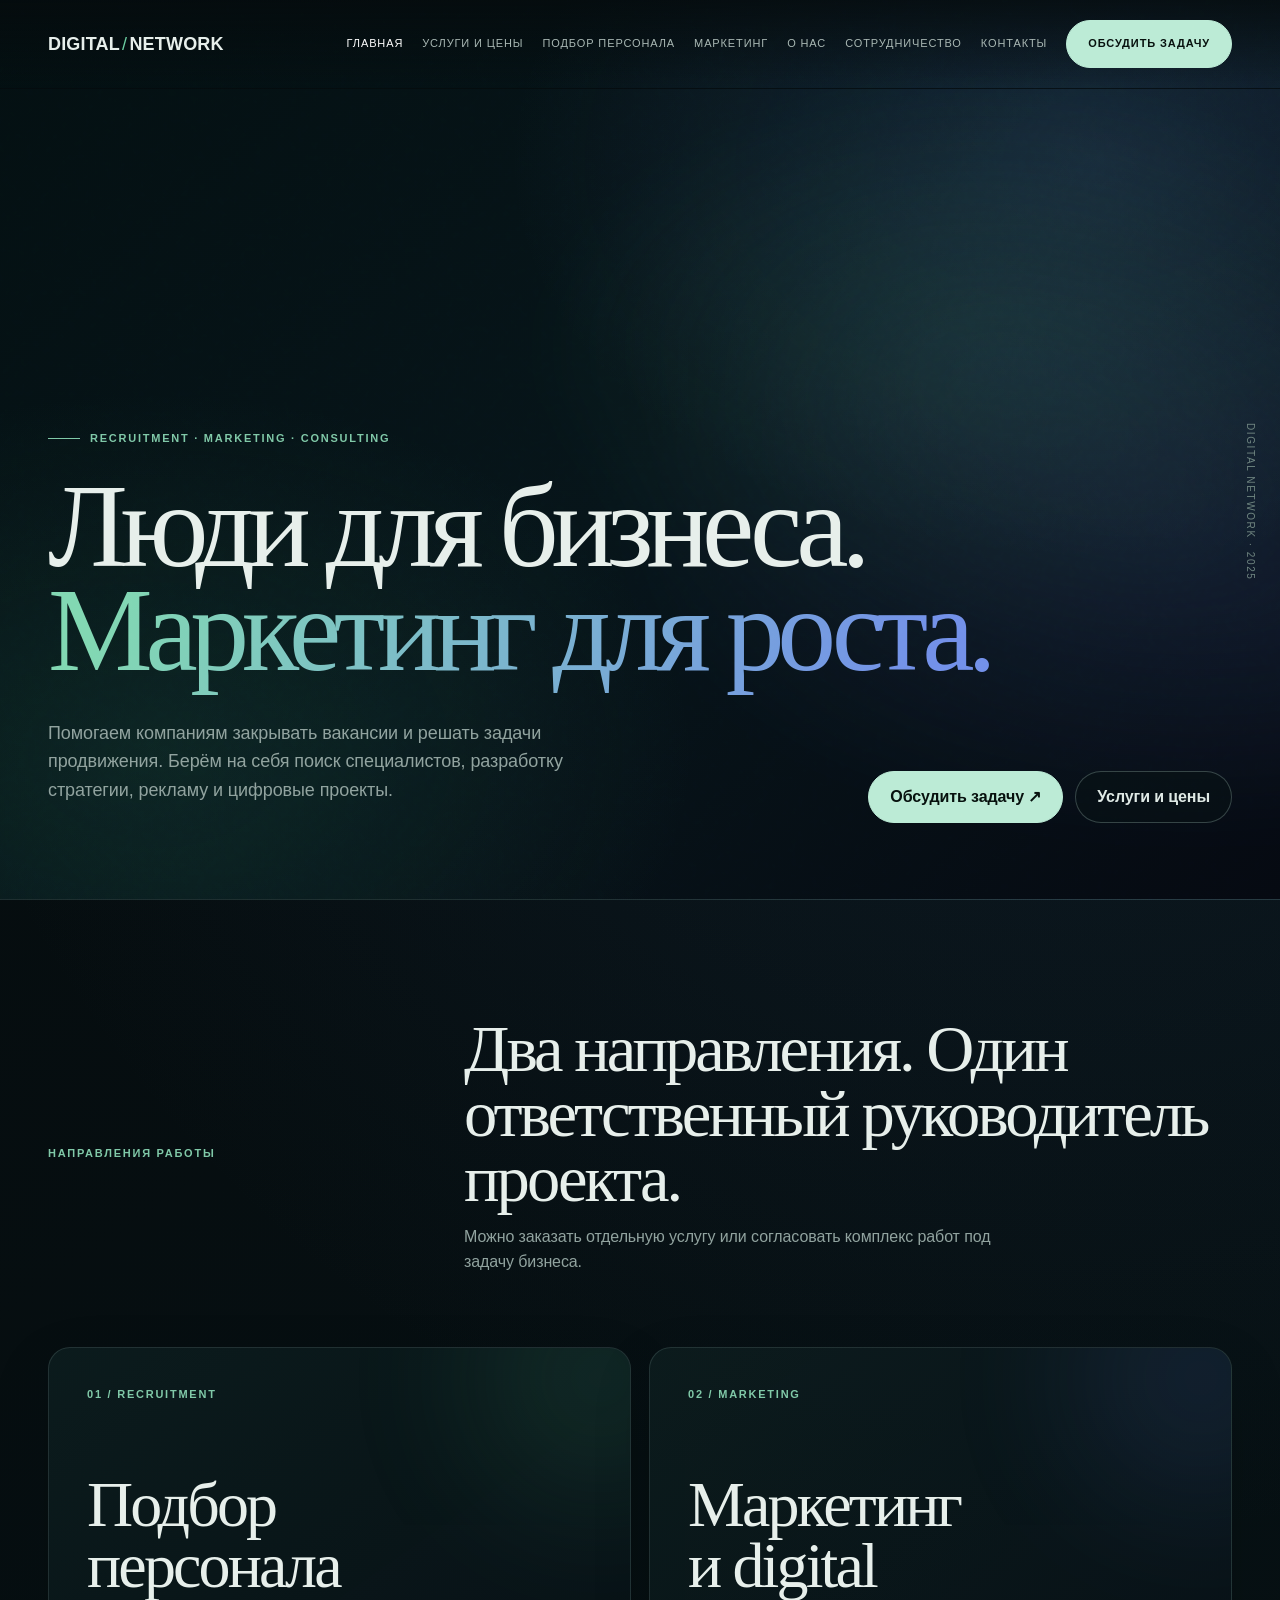
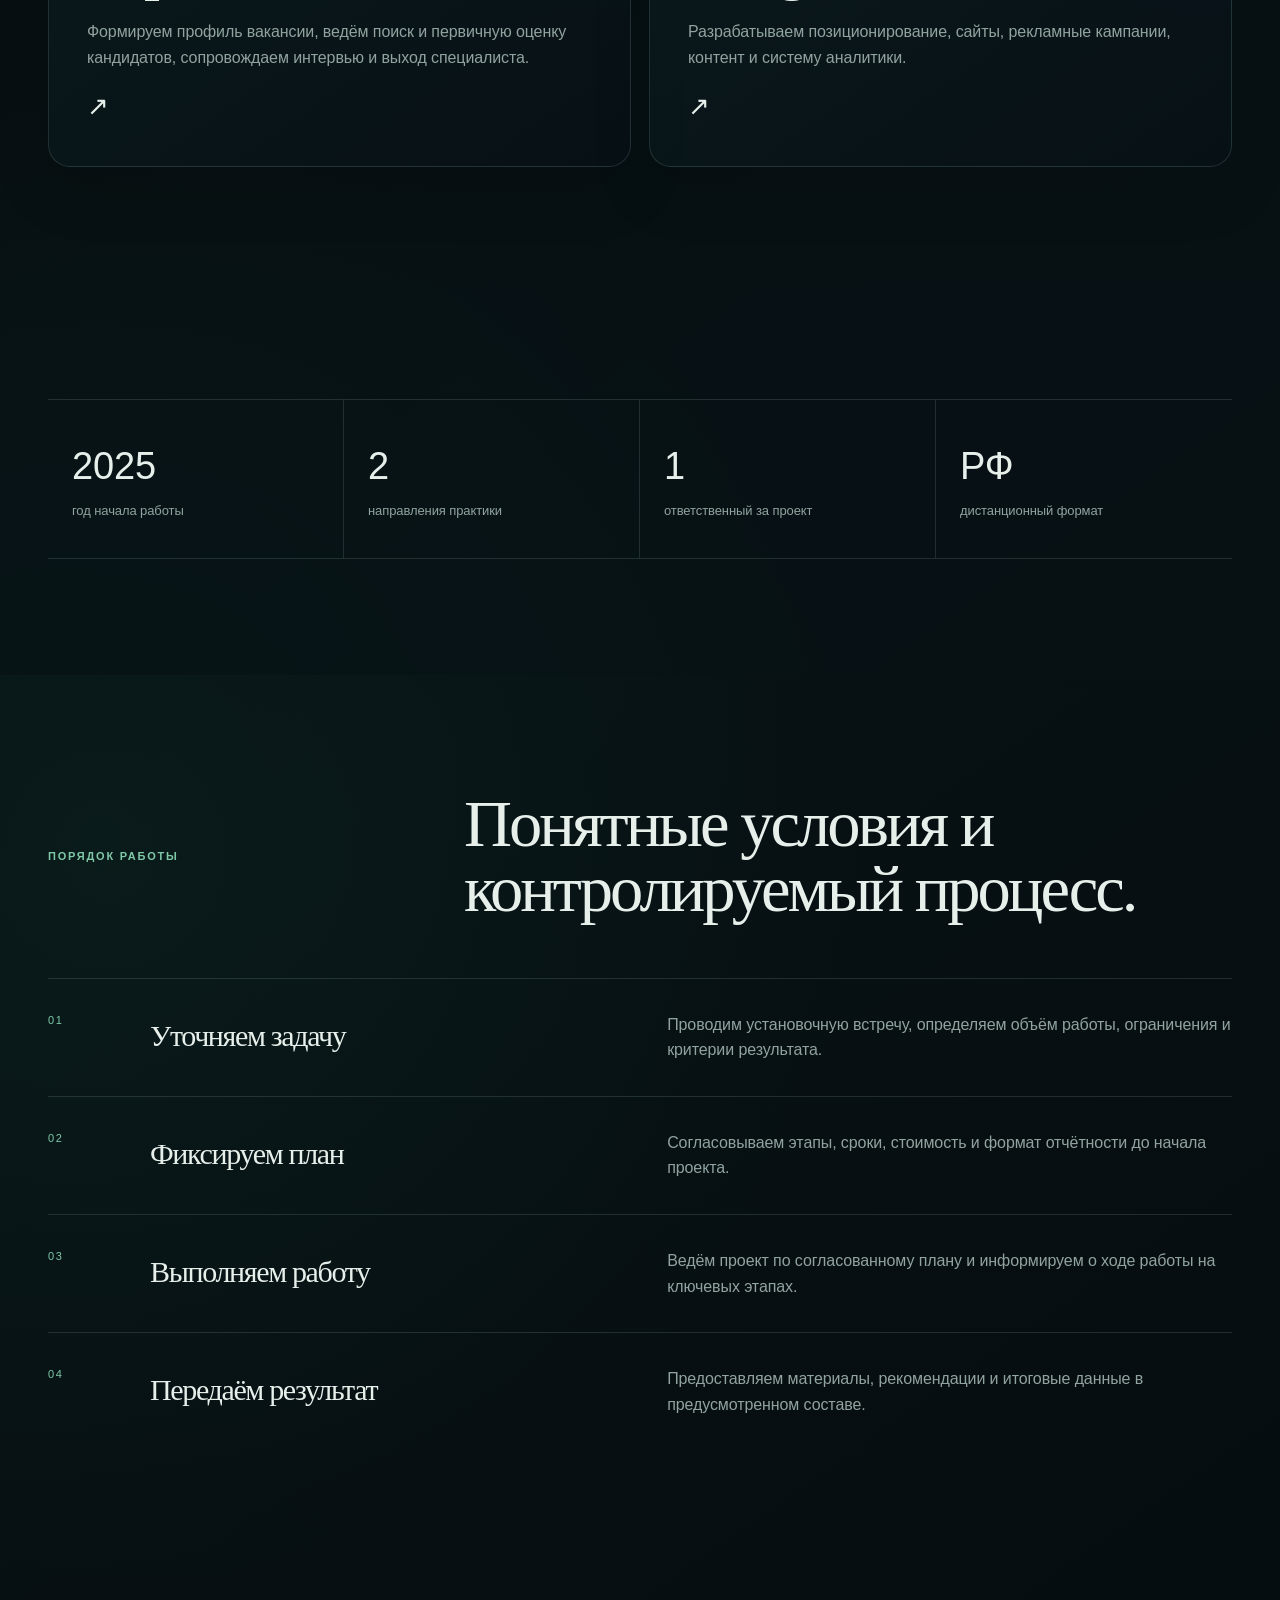
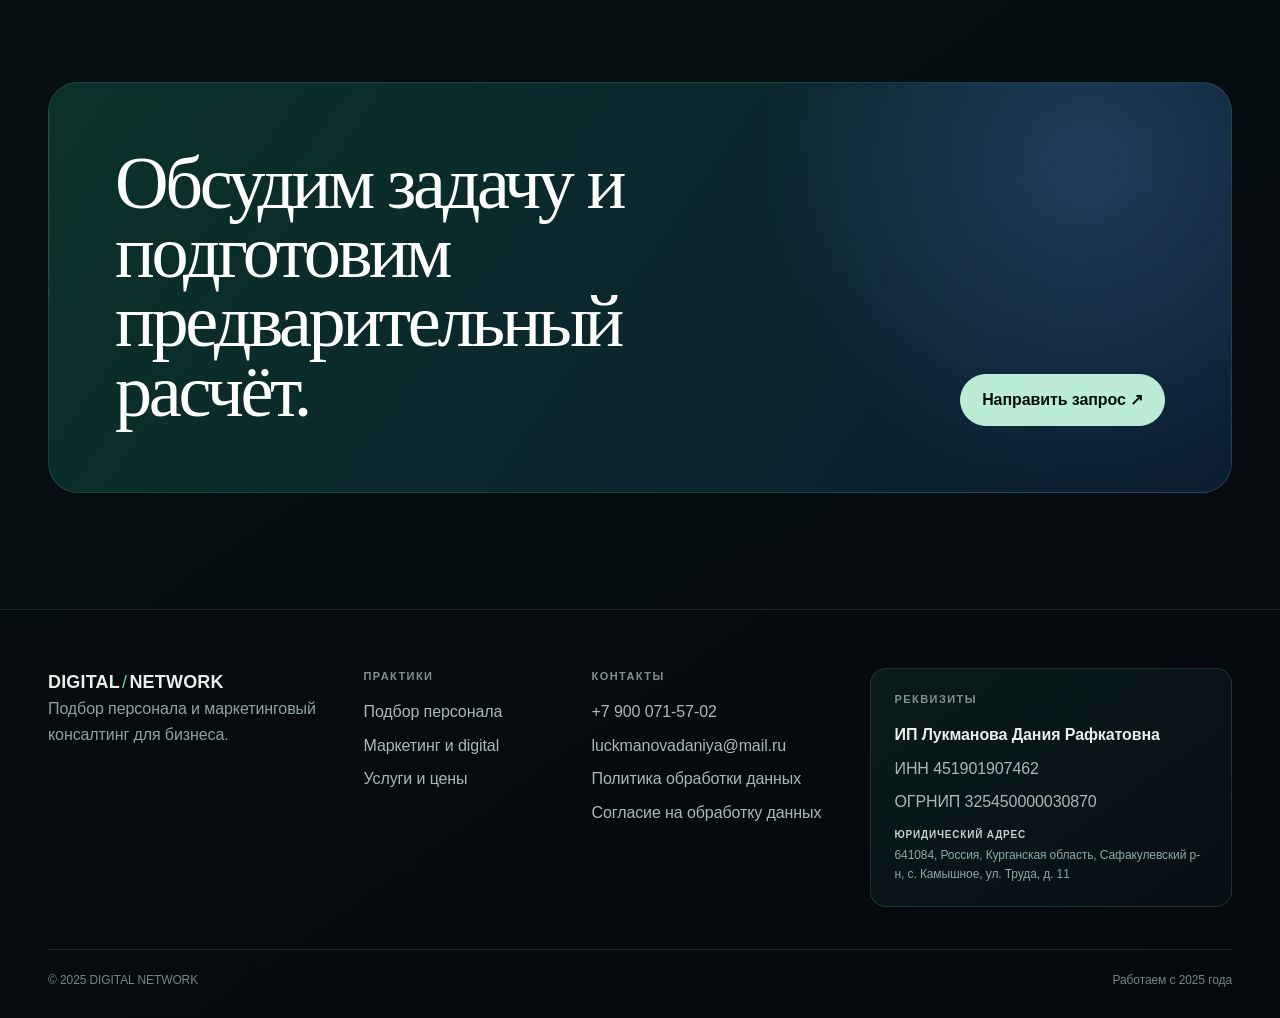
<file: index.html>
<!doctype html>
<html lang="ru"><head><meta charset="utf-8"><meta name="viewport" content="width=device-width,initial-scale=1"><meta name="description" content="DIGITAL NETWORK — подбор персонала и маркетинговый консалтинг для бизнеса."><title>DIGITAL NETWORK — подбор персонала и маркетинг</title><link rel="stylesheet" href="css/styles.css?v=20260818-7"><link rel="icon" href="assets/favicon.ico" sizes="any"><link rel="icon" type="image/png" sizes="32x32" href="assets/favicon-32.png"><link rel="apple-touch-icon" href="assets/apple-touch-icon.png"><meta name="theme-color" content="#050b0d"></head>
<body><div class="noise"></div><div data-header></div><main>
  <section class="hero"><div class="wrap hero-content"><div class="eyebrow">Recruitment · Marketing · Consulting</div><h1>Люди для бизнеса.<br><span>Маркетинг для роста.</span></h1><div class="hero-foot"><p class="hero-copy">Помогаем компаниям закрывать вакансии и решать задачи продвижения. Берём на себя поиск специалистов, разработку стратегии, рекламу и цифровые проекты.</p><div class="hero-actions"><a class="btn" href="contacts.html#form">Обсудить задачу ↗</a><a class="btn ghost" href="services.html">Услуги и цены</a></div></div></div><div class="scroll-note">DIGITAL NETWORK · 2025</div></section>
  <section class="section" id="directions"><div class="wrap"><div class="section-head reveal"><div class="kicker">Направления работы</div><div><h2>Два направления. Один ответственный руководитель проекта.</h2><p>Можно заказать отдельную услугу или согласовать комплекс работ под задачу бизнеса.</p></div></div><div class="service-grid"><a class="service-card reveal" href="recruitment.html"><span class="card-no">01 / Recruitment</span><div><h3>Подбор<br>персонала</h3><p>Формируем профиль вакансии, ведём поиск и первичную оценку кандидатов, сопровождаем интервью и выход специалиста.</p><span class="arrow">↗</span></div></a><a class="service-card blue reveal" href="advertising.html"><span class="card-no">02 / Marketing</span><div><h3>Маркетинг<br>и digital</h3><p>Разрабатываем позиционирование, сайты, рекламные кампании, контент и систему аналитики.</p><span class="arrow">↗</span></div></a></div></div></section>
  <section class="section alt"><div class="wrap"><div class="stats reveal"><div class="stat"><strong>2025</strong><span>год начала работы</span></div><div class="stat"><strong>2</strong><span>направления практики</span></div><div class="stat"><strong>1</strong><span>ответственный за проект</span></div><div class="stat"><strong>РФ</strong><span>дистанционный формат</span></div></div></div></section>
  <section class="section"><div class="wrap"><div class="section-head reveal"><div class="kicker">Порядок работы</div><div><h2>Понятные условия и контролируемый процесс.</h2></div></div><div class="process"><div class="process-row reveal"><h3>Уточняем задачу</h3><p>Проводим установочную встречу, определяем объём работы, ограничения и критерии результата.</p></div><div class="process-row reveal"><h3>Фиксируем план</h3><p>Согласовываем этапы, сроки, стоимость и формат отчётности до начала проекта.</p></div><div class="process-row reveal"><h3>Выполняем работу</h3><p>Ведём проект по согласованному плану и информируем о ходе работы на ключевых этапах.</p></div><div class="process-row reveal"><h3>Передаём результат</h3><p>Предоставляем материалы, рекомендации и итоговые данные в предусмотренном составе.</p></div></div></div></section>
  <section class="section"><div class="wrap"><div class="cta reveal"><h2>Обсудим задачу и подготовим предварительный расчёт.</h2><a class="btn" href="contacts.html#form">Направить запрос ↗</a></div></div></section>
</main><div data-footer></div><script src="js/main.js?v=20260818-7"></script></body></html>
</file>
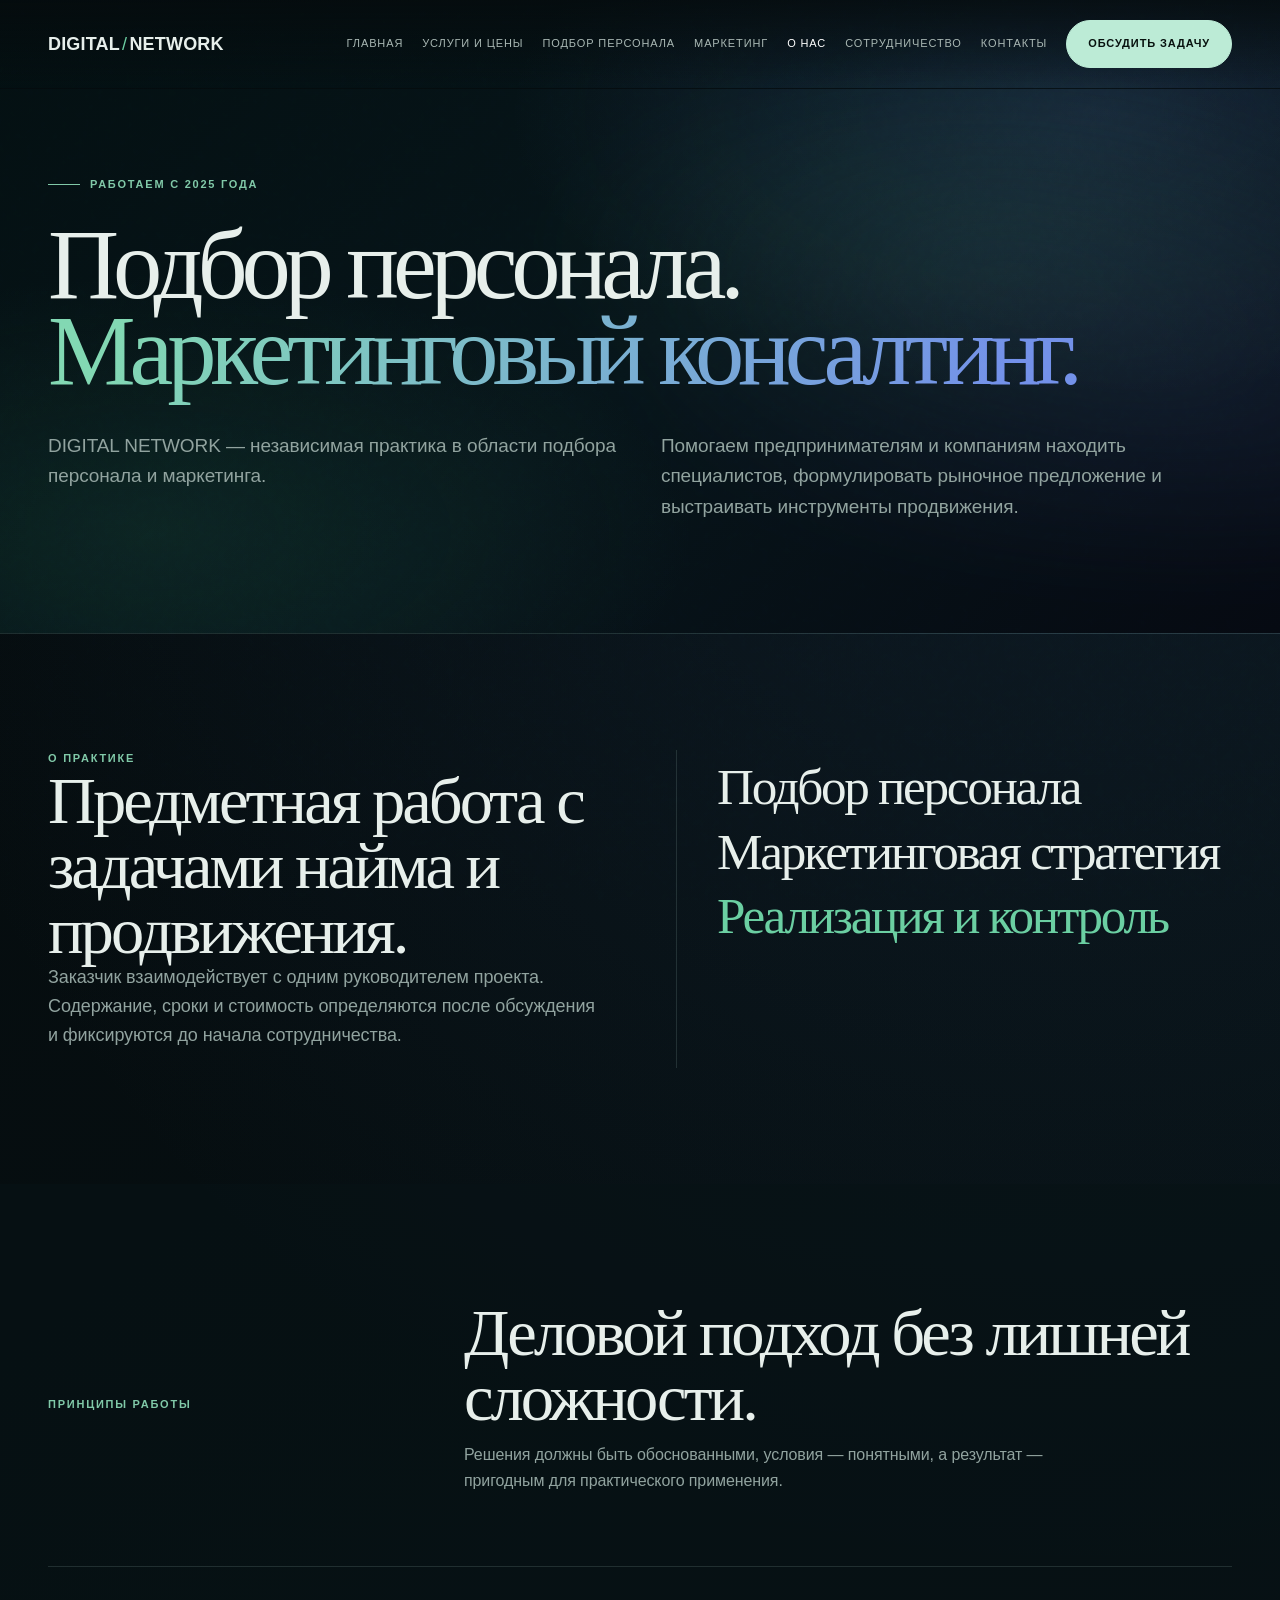
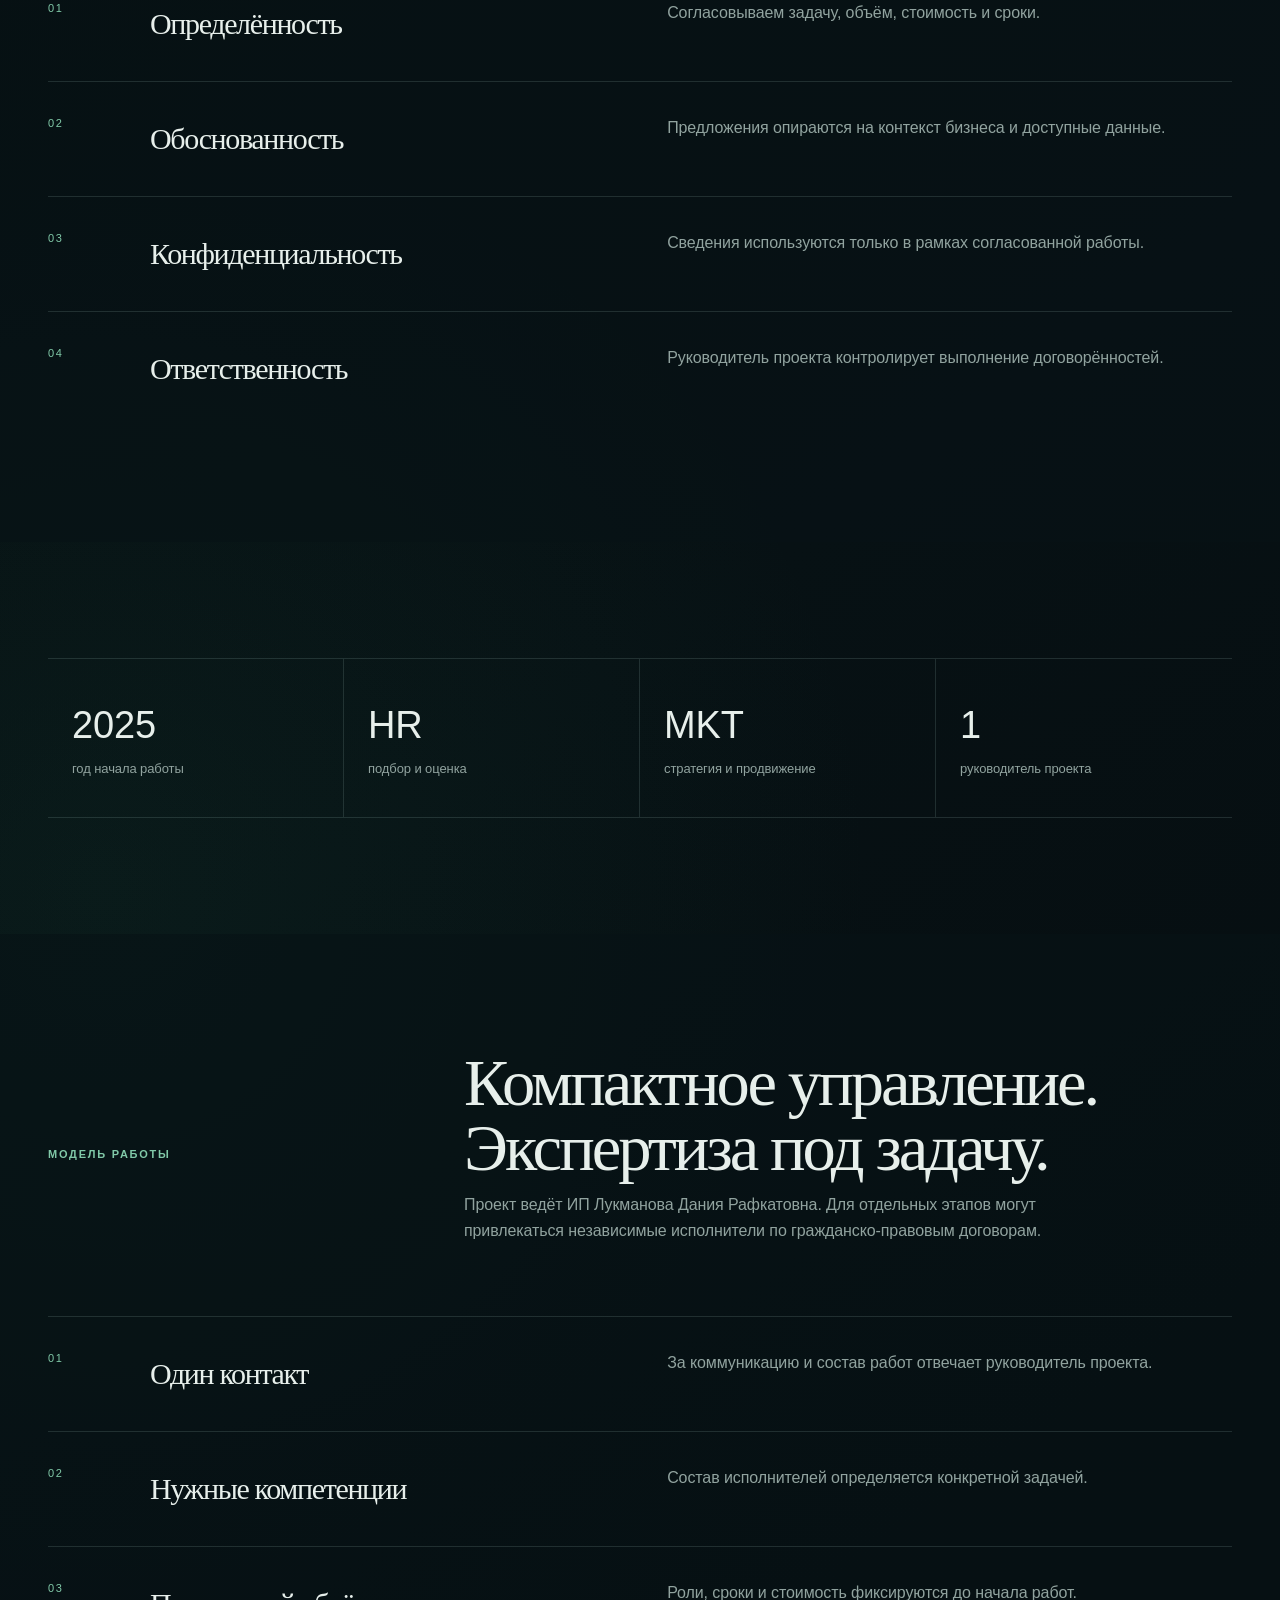
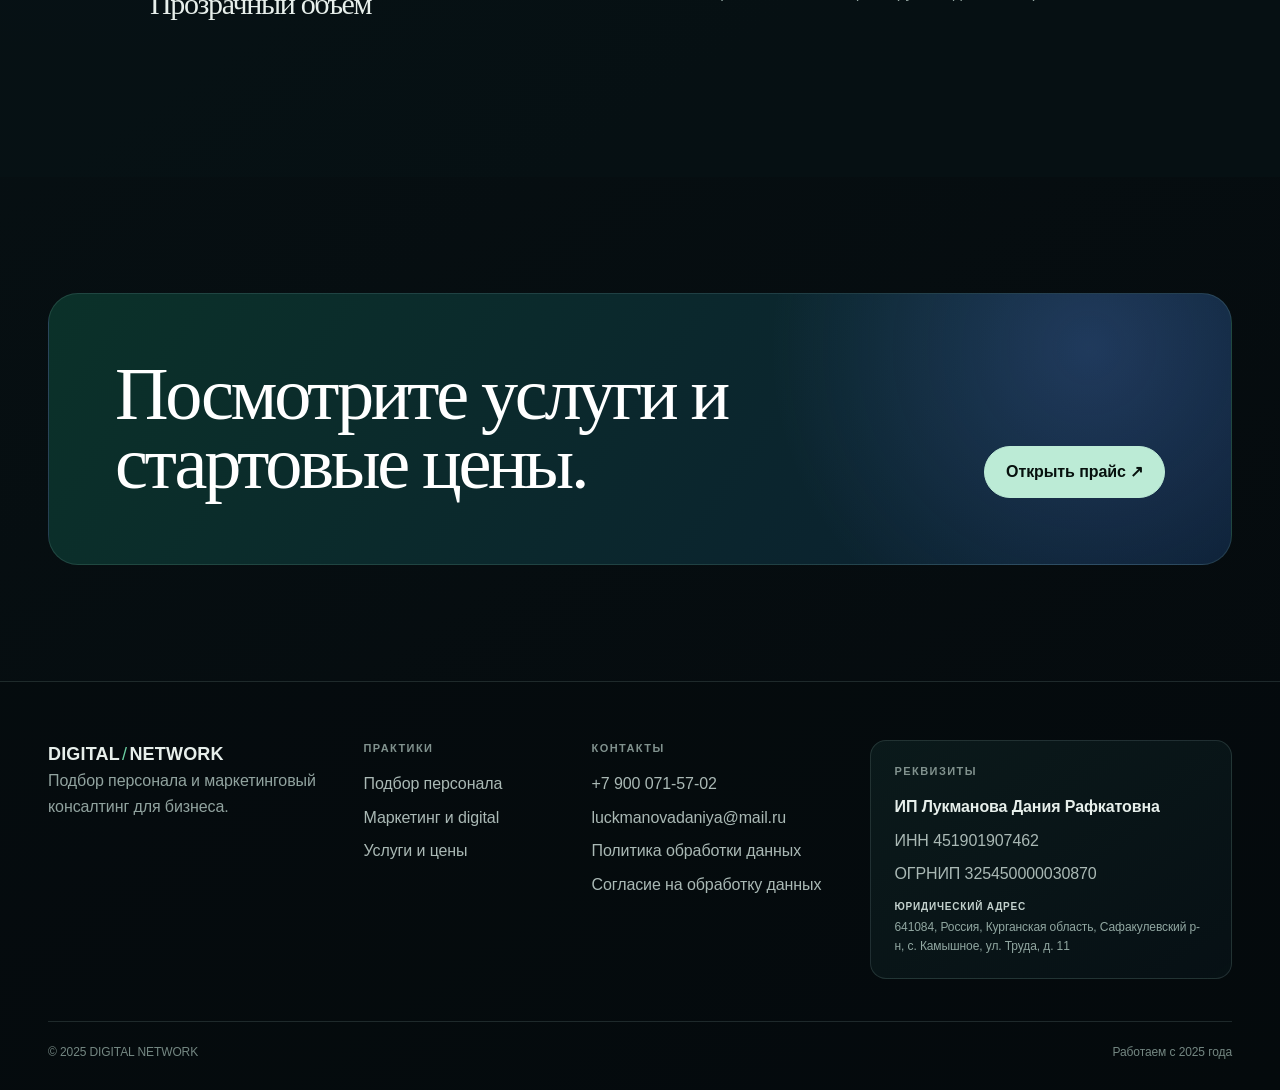
<file: about.html>
<!doctype html>
<html lang="ru"><head><meta charset="utf-8"><meta name="viewport" content="width=device-width,initial-scale=1"><meta name="description" content="DIGITAL NETWORK — независимая практика в области подбора персонала и маркетинга."><title>О компании — DIGITAL NETWORK</title><link rel="stylesheet" href="css/styles.css?v=20260818-7"><link rel="icon" href="assets/favicon.ico" sizes="any"><link rel="icon" type="image/png" sizes="32x32" href="assets/favicon-32.png"><link rel="apple-touch-icon" href="assets/apple-touch-icon.png"><meta name="theme-color" content="#050b0d"></head>
<body><div class="noise"></div><div data-header></div><main>
  <section class="page-hero"><div class="wrap"><div class="eyebrow">Работаем с 2025 года</div><h1>Подбор персонала. <span>Маркетинговый консалтинг.</span></h1><div class="page-intro"><p>DIGITAL NETWORK — независимая практика в области подбора персонала и маркетинга.</p><p>Помогаем предпринимателям и компаниям находить специалистов, формулировать рыночное предложение и выстраивать инструменты продвижения.</p></div></div></section>
  <section class="section"><div class="wrap split"><div class="reveal"><div class="kicker">О практике</div><h2>Предметная работа с задачами найма и продвижения.</h2><p class="hero-copy">Заказчик взаимодействует с одним руководителем проекта. Содержание, сроки и стоимость определяются после обсуждения и фиксируются до начала сотрудничества.</p></div><div class="manifest reveal"><p class="manifest-line">Подбор персонала</p><p class="manifest-line">Маркетинговая стратегия</p><p class="manifest-line accent">Реализация и контроль</p></div></div></section>
  <section class="section alt"><div class="wrap"><div class="section-head reveal"><div class="kicker">Принципы работы</div><div><h2>Деловой подход без лишней сложности.</h2><p>Решения должны быть обоснованными, условия — понятными, а результат — пригодным для практического применения.</p></div></div><div class="process"><div class="process-row reveal"><h3>Определённость</h3><p>Согласовываем задачу, объём, стоимость и сроки.</p></div><div class="process-row reveal"><h3>Обоснованность</h3><p>Предложения опираются на контекст бизнеса и доступные данные.</p></div><div class="process-row reveal"><h3>Конфиденциальность</h3><p>Сведения используются только в рамках согласованной работы.</p></div><div class="process-row reveal"><h3>Ответственность</h3><p>Руководитель проекта контролирует выполнение договорённостей.</p></div></div></div></section>
  <section class="section"><div class="wrap"><div class="stats reveal"><div class="stat"><strong>2025</strong><span>год начала работы</span></div><div class="stat"><strong>HR</strong><span>подбор и оценка</span></div><div class="stat"><strong>MKT</strong><span>стратегия и продвижение</span></div><div class="stat"><strong>1</strong><span>руководитель проекта</span></div></div></div></section>
  <section class="section alt"><div class="wrap"><div class="section-head reveal"><div class="kicker">Модель работы</div><div><h2>Компактное управление. Экспертиза под задачу.</h2><p>Проект ведёт ИП Лукманова Дания Рафкатовна. Для отдельных этапов могут привлекаться независимые исполнители по гражданско-правовым договорам.</p></div></div><div class="process"><div class="process-row reveal"><h3>Один контакт</h3><p>За коммуникацию и состав работ отвечает руководитель проекта.</p></div><div class="process-row reveal"><h3>Нужные компетенции</h3><p>Состав исполнителей определяется конкретной задачей.</p></div><div class="process-row reveal"><h3>Прозрачный объём</h3><p>Роли, сроки и стоимость фиксируются до начала работ.</p></div></div></div></section>
  <section class="section"><div class="wrap"><div class="cta reveal"><h2>Посмотрите услуги и стартовые цены.</h2><a class="btn" href="services.html">Открыть прайс ↗</a></div></div></section>
</main><div data-footer></div><script src="js/main.js?v=20260818-7"></script></body></html>
</file>
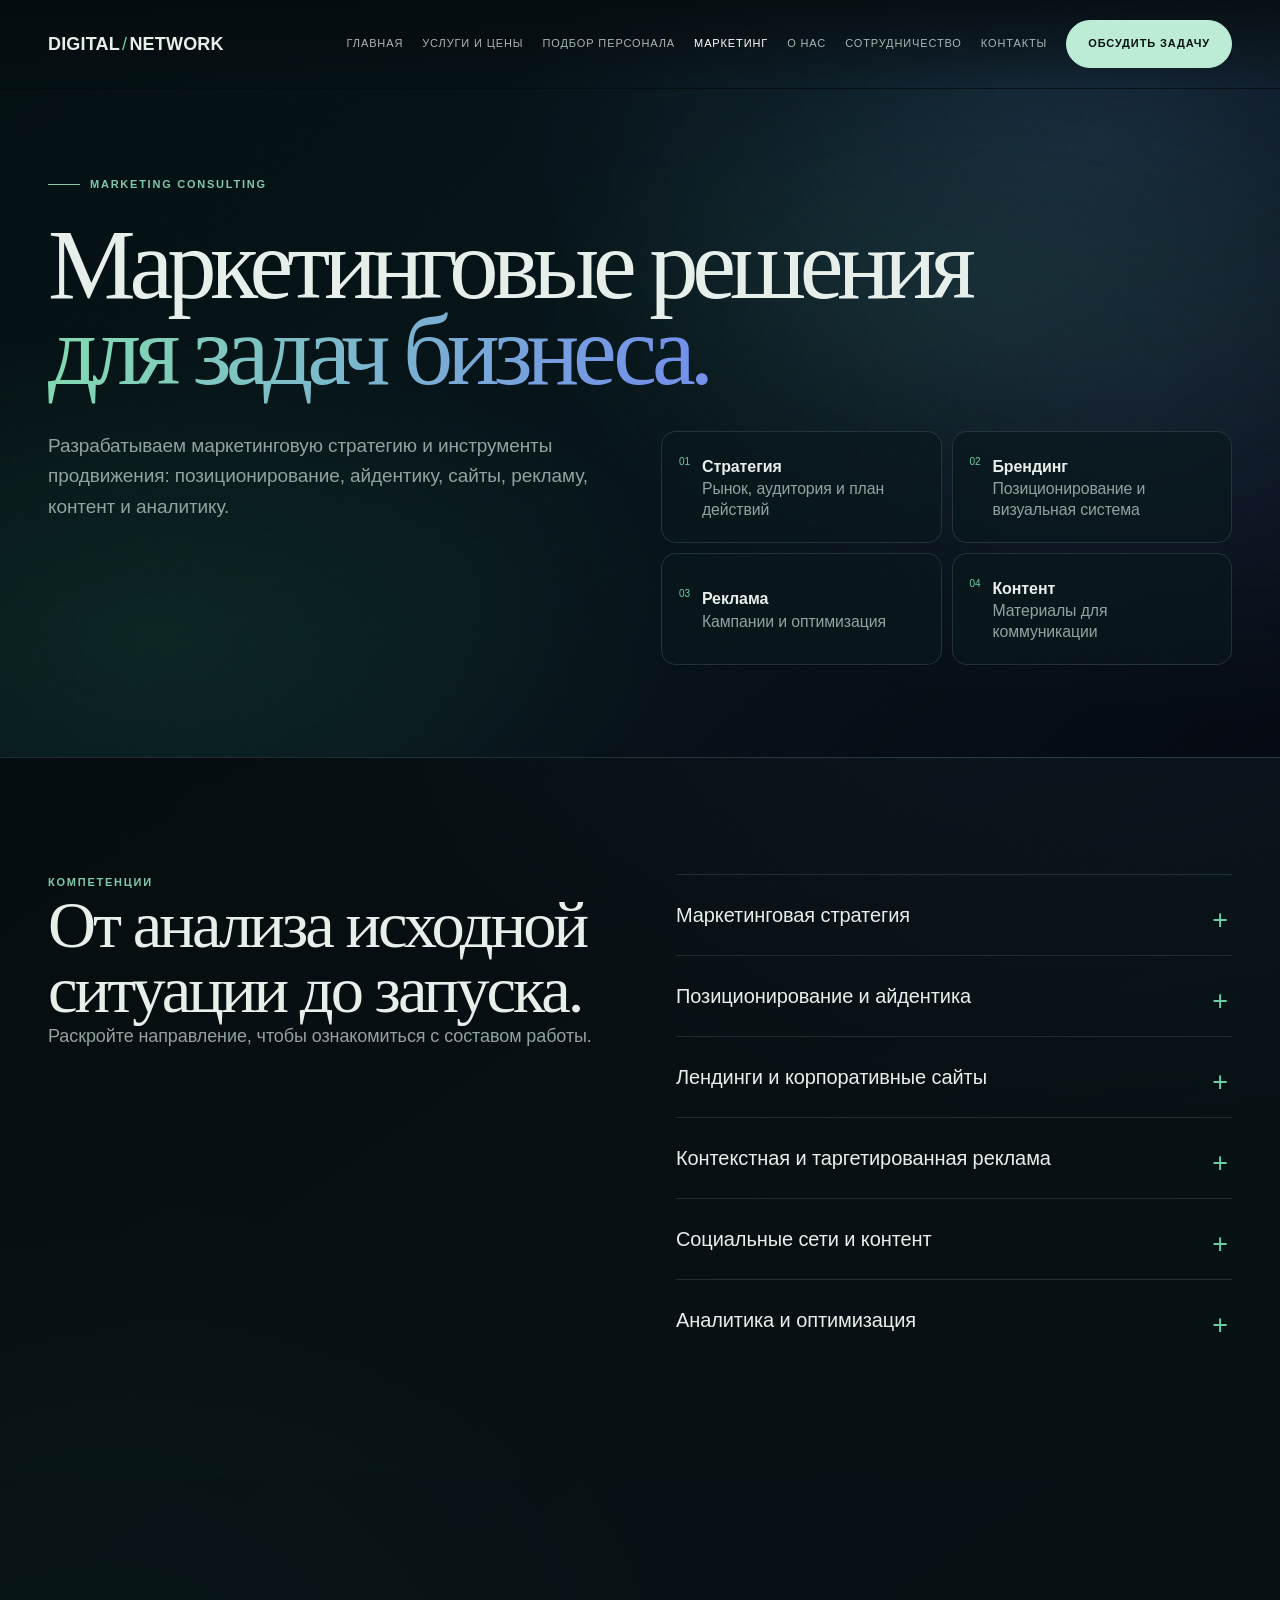
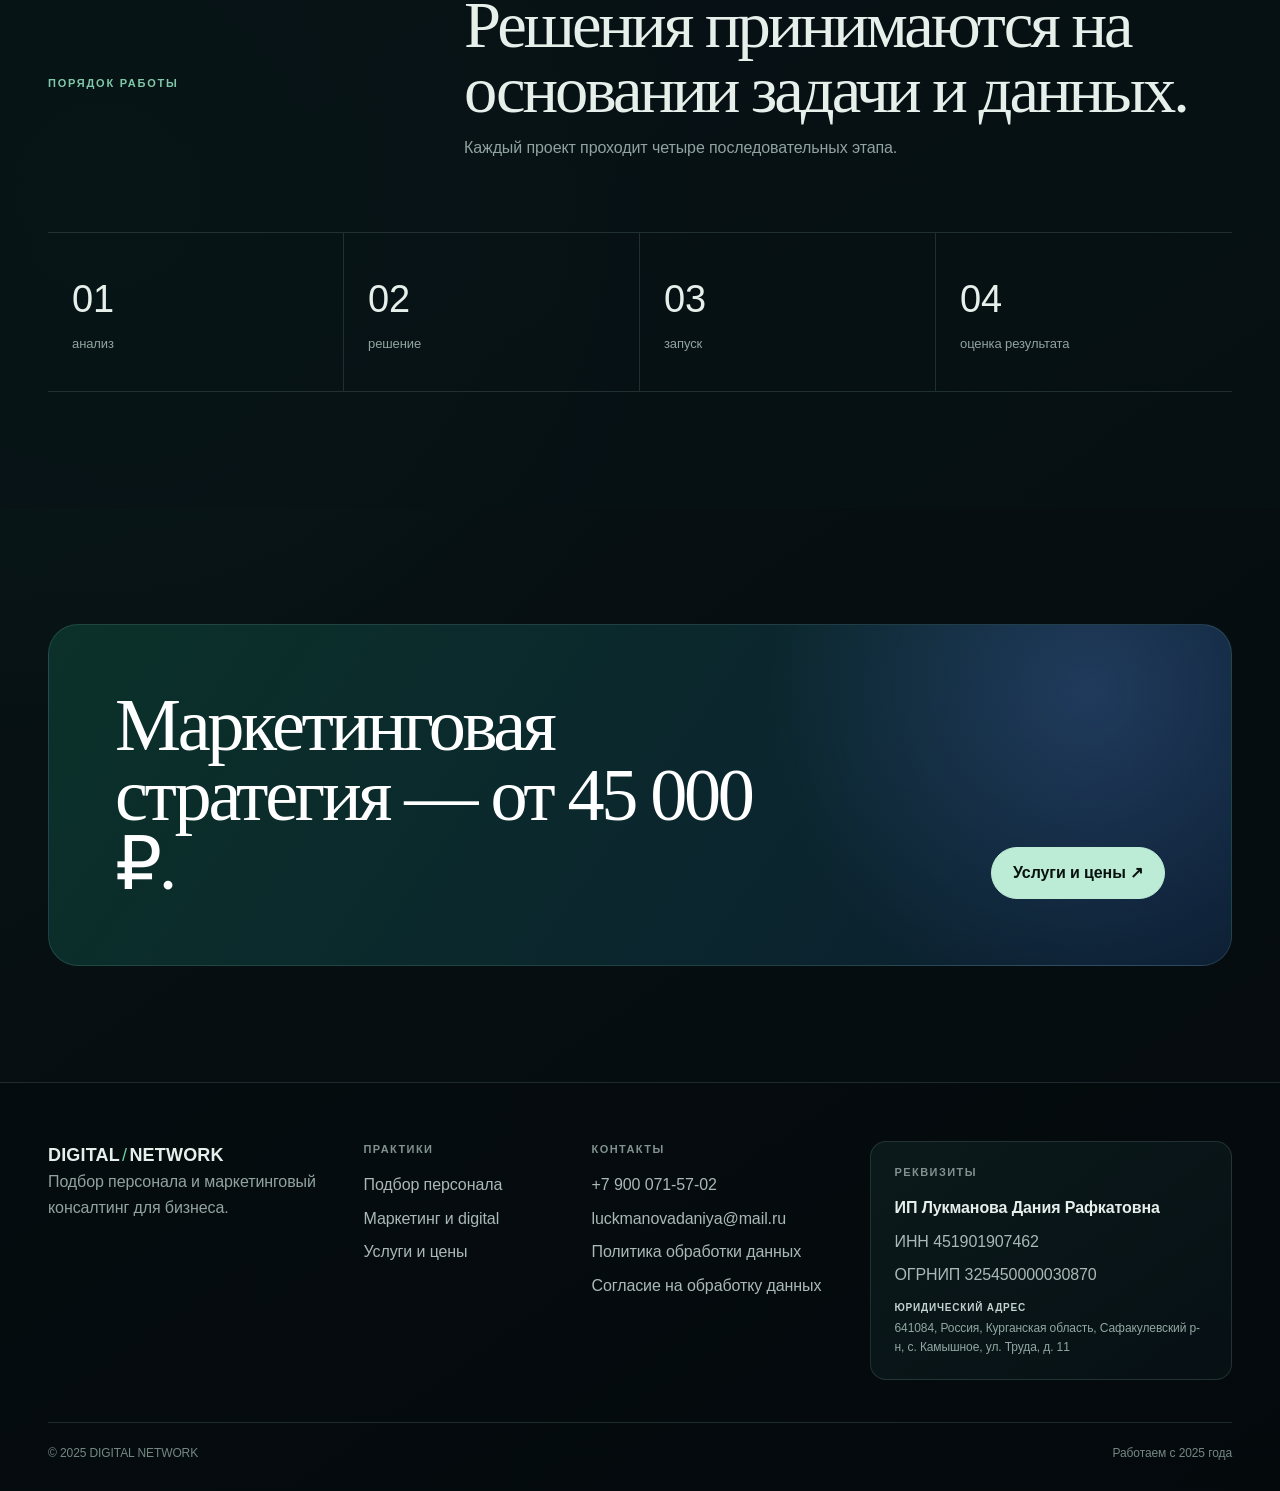
<file: advertising.html>
<!doctype html>
<html lang="ru"><head><meta charset="utf-8"><meta name="viewport" content="width=device-width,initial-scale=1"><meta name="description" content="Маркетинговая стратегия, брендинг, сайты, реклама и аналитика для бизнеса."><title>Маркетинг и digital — DIGITAL NETWORK</title><link rel="stylesheet" href="css/styles.css?v=20260818-7"><link rel="icon" href="assets/favicon.ico" sizes="any"><link rel="icon" type="image/png" sizes="32x32" href="assets/favicon-32.png"><link rel="apple-touch-icon" href="assets/apple-touch-icon.png"><meta name="theme-color" content="#050b0d"></head>
<body><div class="noise"></div><div data-header></div><main>
  <section class="page-hero"><div class="wrap"><div class="eyebrow">Marketing consulting</div><h1>Маркетинговые решения <span>для задач бизнеса.</span></h1><div class="page-intro"><p>Разрабатываем маркетинговую стратегию и инструменты продвижения: позиционирование, айдентику, сайты, рекламу, контент и аналитику.</p><div class="capability-grid"><a href="#expertise"><span>01</span><strong>Стратегия</strong><small>Рынок, аудитория и план действий</small></a><a href="#expertise"><span>02</span><strong>Брендинг</strong><small>Позиционирование и визуальная система</small></a><a href="#expertise"><span>03</span><strong>Реклама</strong><small>Кампании и оптимизация</small></a><a href="#expertise"><span>04</span><strong>Контент</strong><small>Материалы для коммуникации</small></a></div></div></div></section>
  <section class="section" id="expertise"><div class="wrap split"><div class="reveal"><div class="kicker">Компетенции</div><h2>От анализа исходной ситуации до запуска.</h2><p class="hero-copy">Раскройте направление, чтобы ознакомиться с составом работы.</p></div><div class="accordion reveal"><details><summary>Маркетинговая стратегия</summary><div>Анализируем продукт, рынок, целевые сегменты, конкурентов и текущие каналы. Определяем приоритеты, предложение, бюджетные ориентиры и показатели контроля.</div></details><details><summary>Позиционирование и айдентика</summary><div>Формулируем основу бренда и ключевые сообщения. Разрабатываем логотип, цветовую и типографическую систему, правила применения.</div></details><details><summary>Лендинги и корпоративные сайты</summary><div>Проектируем структуру, готовим тексты и дизайн, выполняем адаптивную разработку, базовую поисковую настройку и аналитику.</div></details><details><summary>Контекстная и таргетированная реклама</summary><div>Определяем запросы и аудитории, готовим объявления, настраиваем события, запускаем кампании и оптимизируем стоимость обращения.</div></details><details><summary>Социальные сети и контент</summary><div>Определяем задачи каналов, рубрики и визуальные принципы. Готовим контент-план, тексты, графические материалы и отчётность.</div></details><details><summary>Аналитика и оптимизация</summary><div>Проверяем данные, настраиваем цели и отчёты, анализируем путь пользователя и готовим предложения по повышению эффективности.</div></details></div></div></section>
  <section class="section alt"><div class="wrap"><div class="section-head reveal"><div class="kicker">Порядок работы</div><div><h2>Решения принимаются на основании задачи и данных.</h2><p>Каждый проект проходит четыре последовательных этапа.</p></div></div><div class="stats reveal"><div class="stat"><strong>01</strong><span>анализ</span></div><div class="stat"><strong>02</strong><span>решение</span></div><div class="stat"><strong>03</strong><span>запуск</span></div><div class="stat"><strong>04</strong><span>оценка результата</span></div></div></div></section>
  <section class="section"><div class="wrap"><div class="cta reveal"><h2>Маркетинговая стратегия — от 45 000 ₽.</h2><a class="btn" href="services.html">Услуги и цены ↗</a></div></div></section>
</main><div data-footer></div><script src="js/main.js?v=20260818-7"></script></body></html>
</file>
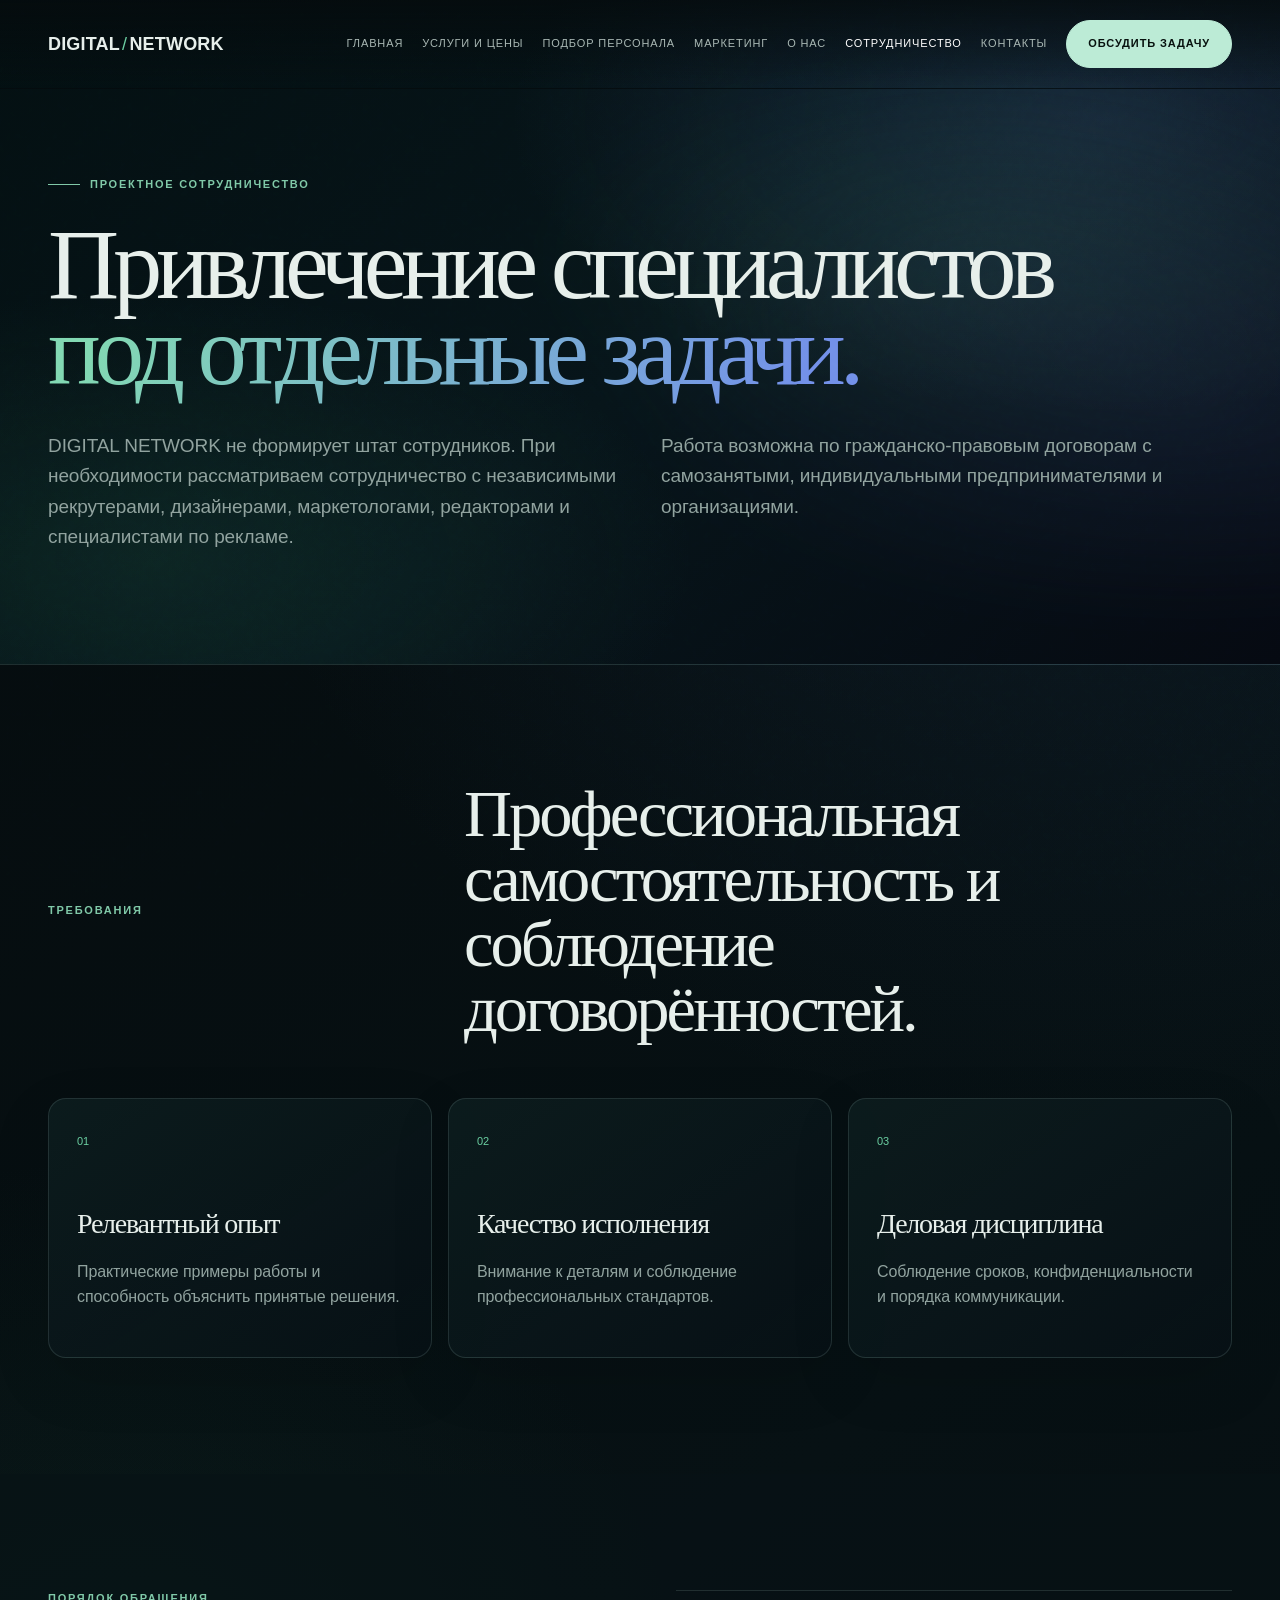
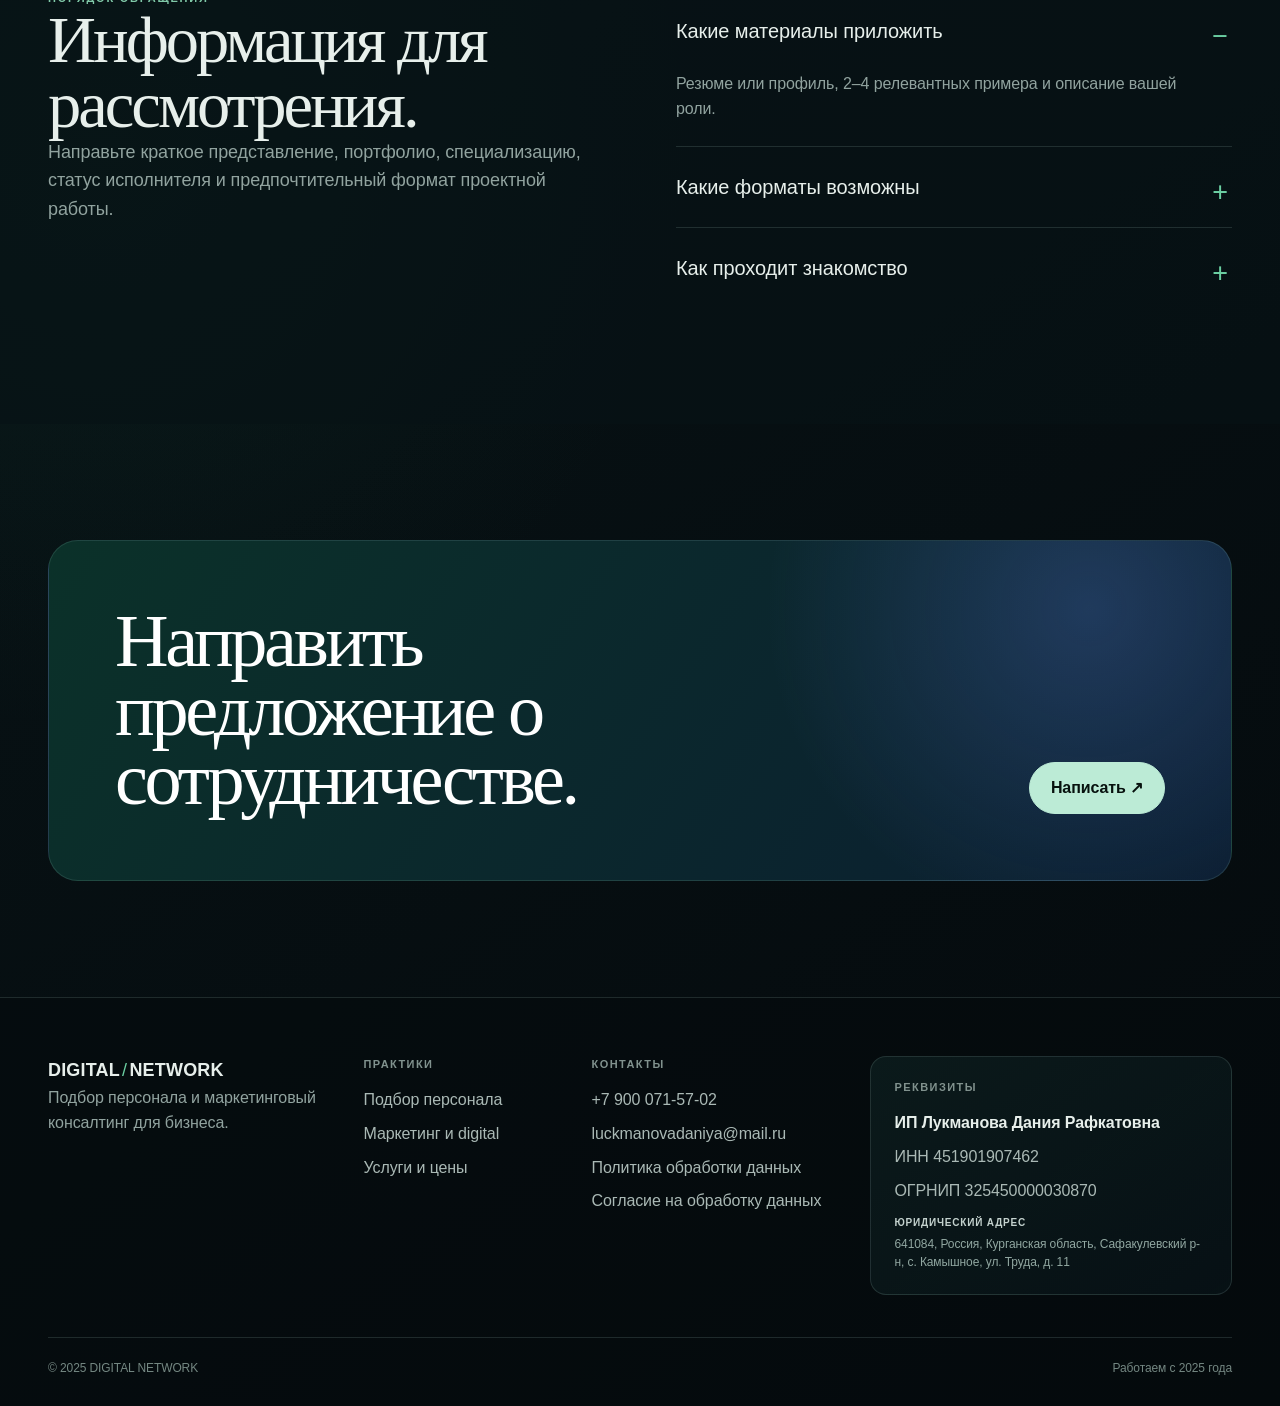
<file: careers.html>
<!doctype html>
<html lang="ru"><head><meta charset="utf-8"><meta name="viewport" content="width=device-width,initial-scale=1"><meta name="description" content="Условия проектного сотрудничества с DIGITAL NETWORK."><title>Проектное сотрудничество — DIGITAL NETWORK</title><link rel="stylesheet" href="css/styles.css?v=20260818-7"><link rel="icon" href="assets/favicon.ico" sizes="any"><link rel="icon" type="image/png" sizes="32x32" href="assets/favicon-32.png"><link rel="apple-touch-icon" href="assets/apple-touch-icon.png"><meta name="theme-color" content="#050b0d"></head>
<body><div class="noise"></div><div data-header></div><main>
  <section class="page-hero"><div class="wrap"><div class="eyebrow">Проектное сотрудничество</div><h1>Привлечение специалистов <span>под отдельные задачи.</span></h1><div class="page-intro"><p>DIGITAL NETWORK не формирует штат сотрудников. При необходимости рассматриваем сотрудничество с независимыми рекрутерами, дизайнерами, маркетологами, редакторами и специалистами по рекламе.</p><p>Работа возможна по гражданско-правовым договорам с самозанятыми, индивидуальными предпринимателями и организациями.</p></div></div></section>
  <section class="section"><div class="wrap"><div class="section-head reveal"><div class="kicker">Требования</div><div><h2>Профессиональная самостоятельность и соблюдение договорённостей.</h2></div></div><div class="career-cards"><article class="career-card reveal"><span>01</span><h3>Релевантный опыт</h3><p>Практические примеры работы и способность объяснить принятые решения.</p></article><article class="career-card reveal"><span>02</span><h3>Качество исполнения</h3><p>Внимание к деталям и соблюдение профессиональных стандартов.</p></article><article class="career-card reveal"><span>03</span><h3>Деловая дисциплина</h3><p>Соблюдение сроков, конфиденциальности и порядка коммуникации.</p></article></div></div></section>
  <section class="section alt"><div class="wrap split"><div class="reveal"><div class="kicker">Порядок обращения</div><h2>Информация для рассмотрения.</h2><p class="hero-copy">Направьте краткое представление, портфолио, специализацию, статус исполнителя и предпочтительный формат проектной работы.</p></div><div class="accordion reveal"><details open><summary>Какие материалы приложить</summary><div>Резюме или профиль, 2–4 релевантных примера и описание вашей роли.</div></details><details><summary>Какие форматы возможны</summary><div>Разовая задача, отдельный этап проекта или регулярное оказание услуг.</div></details><details><summary>Как проходит знакомство</summary><div>Короткая встреча, обсуждение опыта и условий. Бесплатная работа для клиента не предполагается.</div></details></div></div></section>
  <section class="section"><div class="wrap"><div class="cta reveal"><h2>Направить предложение о сотрудничестве.</h2><a class="btn" href="mailto:luckmanovadaniya@mail.ru?subject=Проектное%20сотрудничество%20с%20DIGITAL%20NETWORK">Написать ↗</a></div></div></section>
</main><div data-footer></div><script src="js/main.js?v=20260818-7"></script></body></html>
</file>
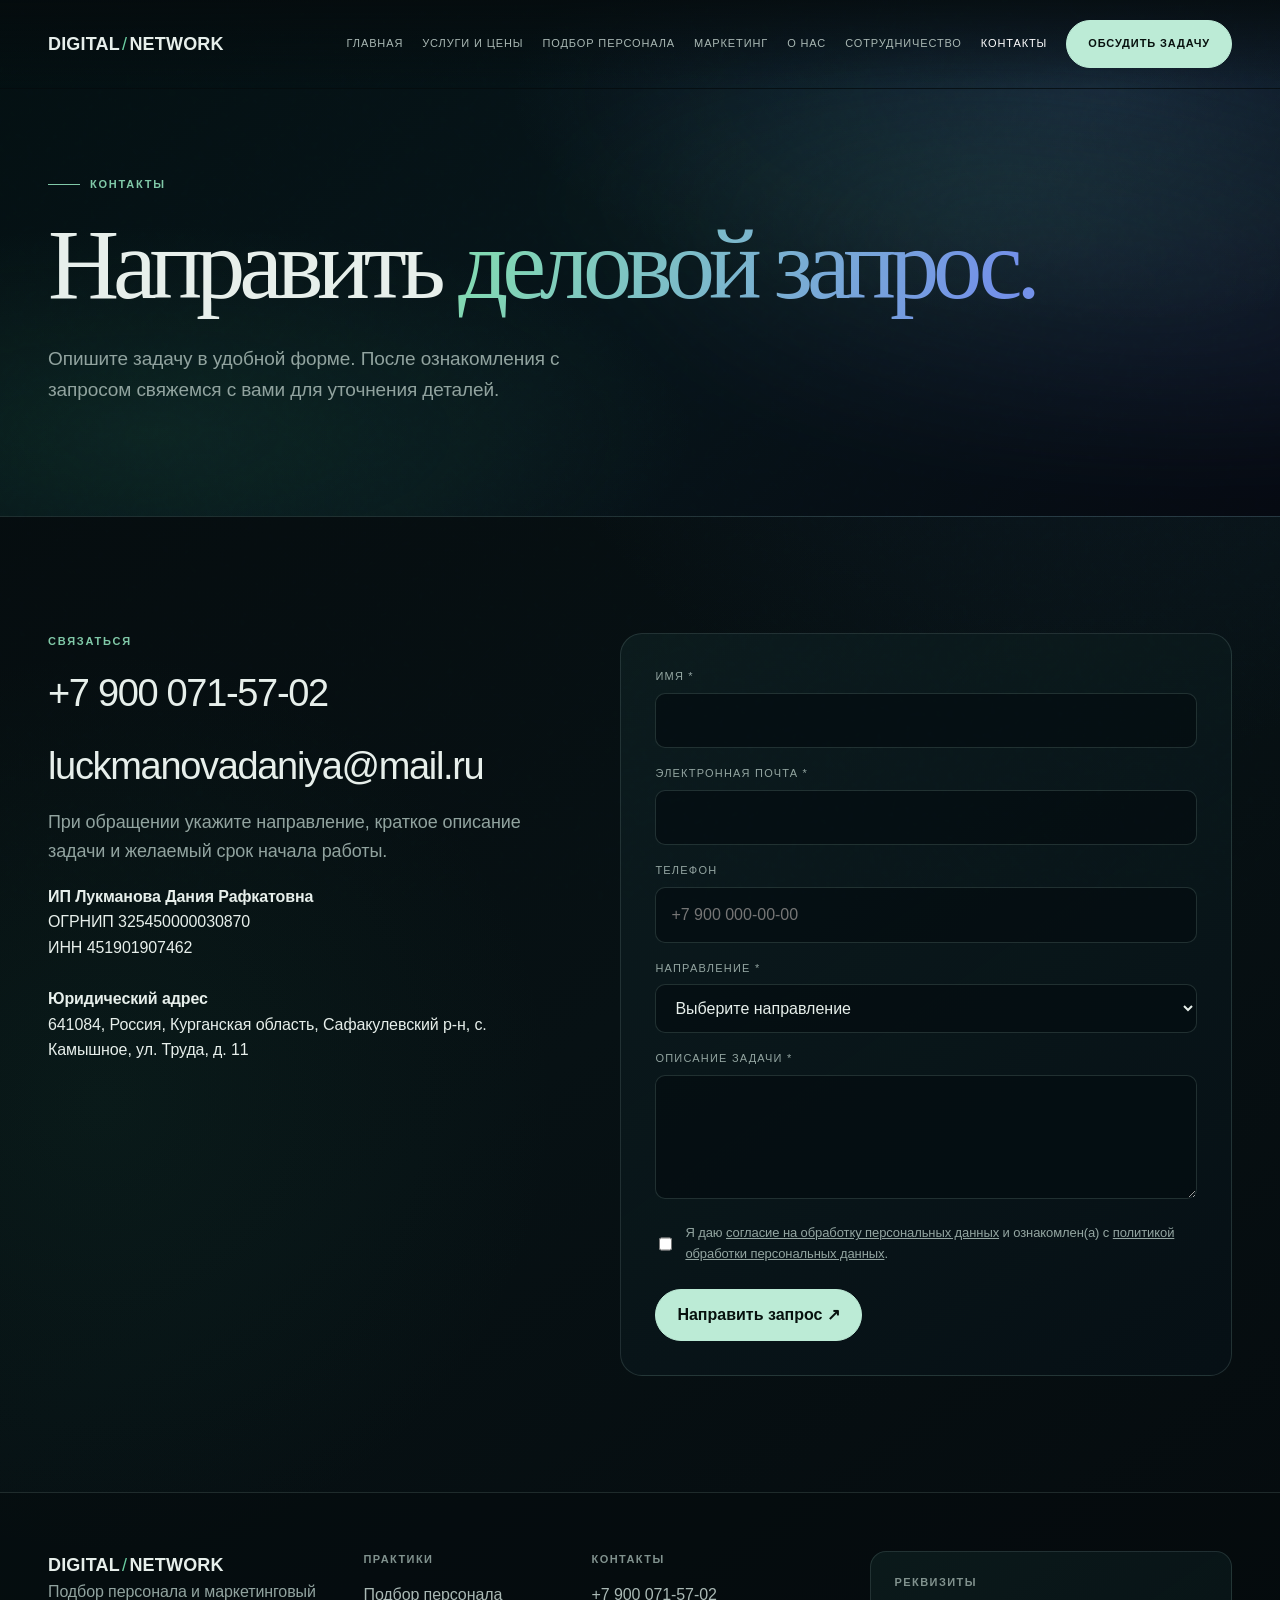
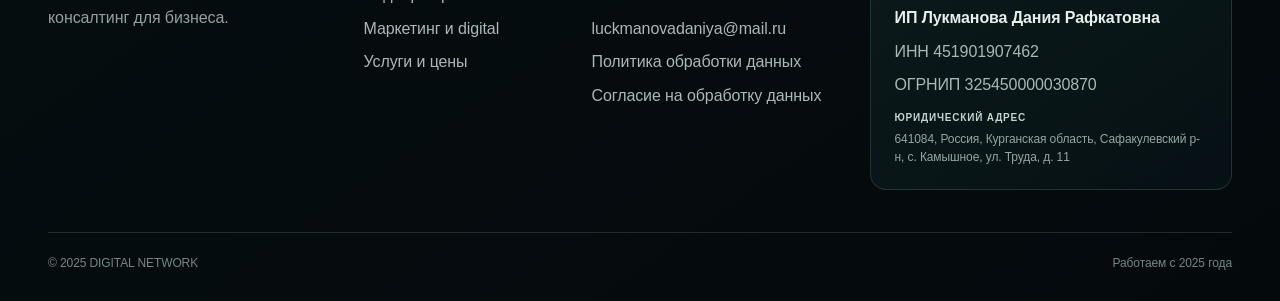
<file: contacts.html>
<!doctype html>
<html lang="ru"><head><meta charset="utf-8"><meta name="viewport" content="width=device-width,initial-scale=1"><meta name="description" content="Контакты DIGITAL NETWORK и форма для направления запроса."><title>Контакты — DIGITAL NETWORK</title><link rel="stylesheet" href="css/styles.css?v=20260818-7"><link rel="icon" href="assets/favicon.ico" sizes="any"><link rel="icon" type="image/png" sizes="32x32" href="assets/favicon-32.png"><link rel="apple-touch-icon" href="assets/apple-touch-icon.png"><meta name="theme-color" content="#050b0d"></head>
<body><div class="noise"></div><div data-header></div><main>
  <section class="page-hero"><div class="wrap"><div class="eyebrow">Контакты</div><h1>Направить <span>деловой запрос.</span></h1><div class="page-intro"><p>Опишите задачу в удобной форме. После ознакомления с запросом свяжемся с вами для уточнения деталей.</p></div></div></section>
  <section class="section" id="form"><div class="wrap contact-grid"><div class="contact-list reveal"><div class="kicker">Связаться</div><a href="tel:+79000715702">+7 900 071-57-02</a><a href="mailto:luckmanovadaniya@mail.ru">luckmanovadaniya@mail.ru</a><p class="hero-copy">При обращении укажите направление, краткое описание задачи и желаемый срок начала работы.</p><p><strong>ИП Лукманова Дания Рафкатовна</strong><br>ОГРНИП 325450000030870<br>ИНН 451901907462<br><br><strong>Юридический адрес</strong><br>641084, Россия, Курганская область, Сафакулевский р-н, с. Камышное, ул. Труда, д. 11</p></div><form class="form reveal" id="contact-form" novalidate><div class="field"><label for="name">Имя *</label><input id="name" name="name" autocomplete="name" required></div><div class="field"><label for="email">Электронная почта *</label><input id="email" name="email" type="email" autocomplete="email" required></div><div class="field"><label for="phone">Телефон</label><input id="phone" name="phone" type="tel" autocomplete="tel" placeholder="+7 900 000-00-00"></div><div class="field"><label for="direction">Направление *</label><select id="direction" name="direction" required><option value="">Выберите направление</option><option>Подбор персонала</option><option>Маркетинг и digital</option><option>Другое</option></select></div><div class="field"><label for="message">Описание задачи *</label><textarea id="message" name="message" required></textarea></div><label class="check"><input type="checkbox" required><span>Я даю <a href="personal-data.html" target="_blank"><u>согласие на обработку персональных данных</u></a> и ознакомлен(а) с <a href="privacy.html" target="_blank"><u>политикой обработки персональных данных</u></a>.</span></label><button class="btn" type="submit">Направить запрос ↗</button><div class="success" role="status"><strong>Форма заполнена корректно.</strong><br>Для фактической доставки обращения подключите почтовый или серверный обработчик.</div></form></div></section>
</main><div data-footer></div><script src="js/main.js?v=20260818-7"></script></body></html>
</file>
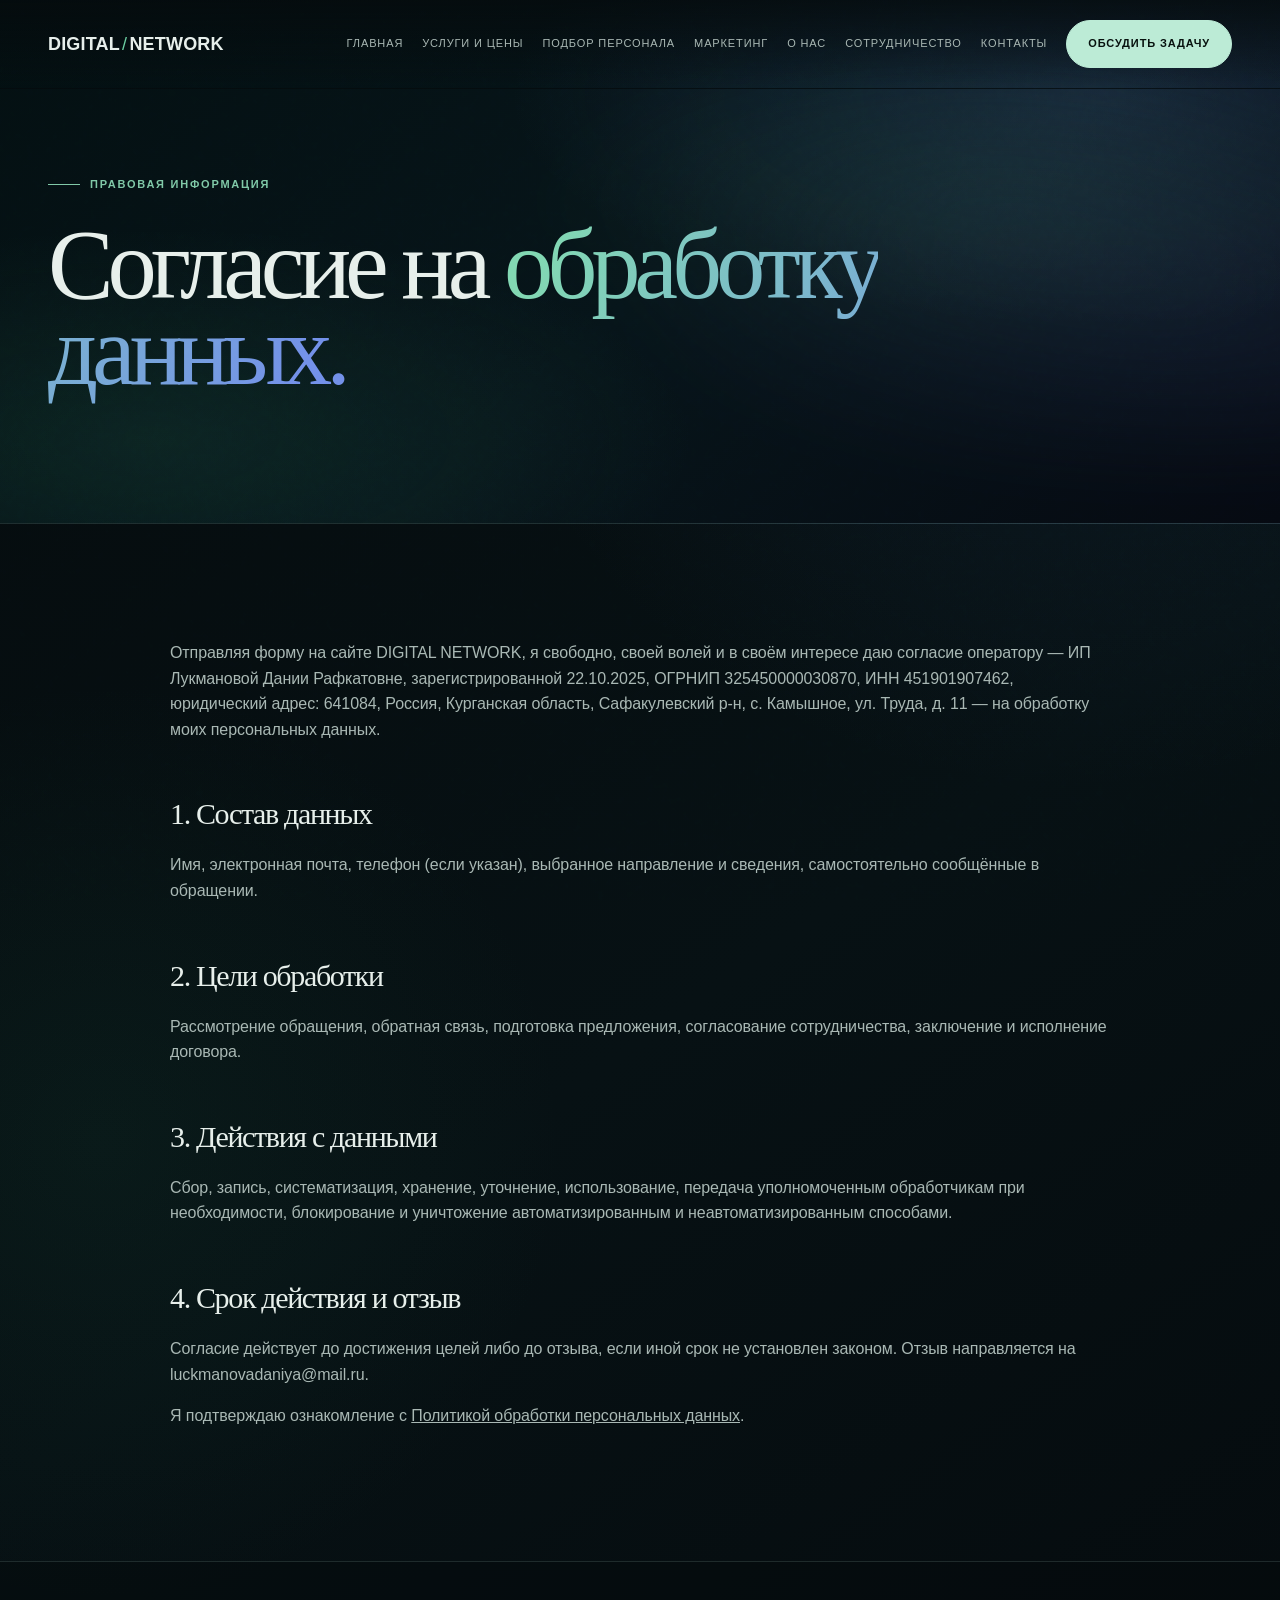
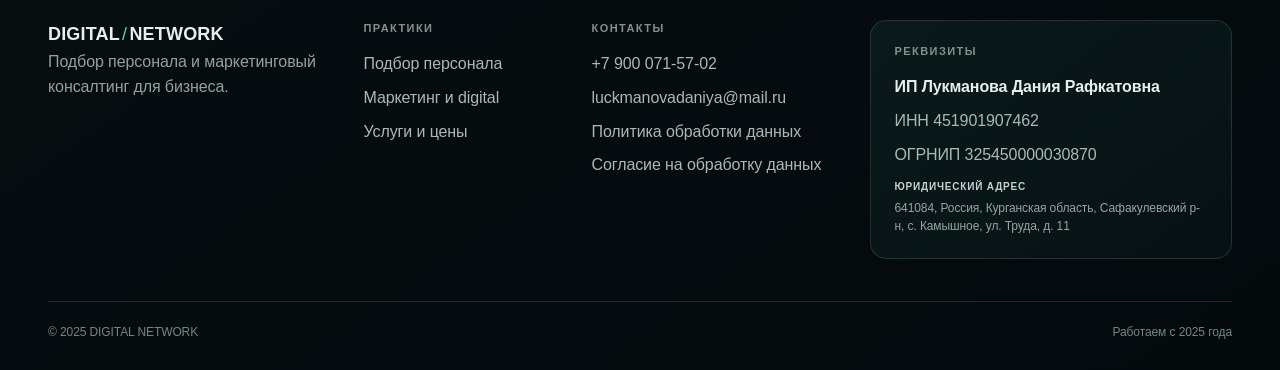
<file: personal-data.html>
<!doctype html>
<html lang="ru"><head><meta charset="utf-8"><meta name="viewport" content="width=device-width,initial-scale=1"><meta name="robots" content="noindex"><title>Согласие на обработку персональных данных — DIGITAL NETWORK</title><link rel="stylesheet" href="css/styles.css?v=20260818-7"><link rel="icon" href="assets/favicon.ico" sizes="any"><link rel="icon" type="image/png" sizes="32x32" href="assets/favicon-32.png"><link rel="apple-touch-icon" href="assets/apple-touch-icon.png"><meta name="theme-color" content="#050b0d"></head>
<body><div class="noise"></div><div data-header></div><main>
  <section class="page-hero"><div class="wrap"><div class="eyebrow">Правовая информация</div><h1>Согласие на <span>обработку данных.</span></h1></div></section>
  <section class="section"><article class="wrap legal"><p>Отправляя форму на сайте DIGITAL NETWORK, я свободно, своей волей и в своём интересе даю согласие оператору — ИП Лукмановой Дании Рафкатовне, зарегистрированной 22.10.2025, ОГРНИП 325450000030870, ИНН 451901907462, юридический адрес: 641084, Россия, Курганская область, Сафакулевский р-н, с. Камышное, ул. Труда, д. 11 — на обработку моих персональных данных.</p><h2>1. Состав данных</h2><p>Имя, электронная почта, телефон (если указан), выбранное направление и сведения, самостоятельно сообщённые в обращении.</p><h2>2. Цели обработки</h2><p>Рассмотрение обращения, обратная связь, подготовка предложения, согласование сотрудничества, заключение и исполнение договора.</p><h2>3. Действия с данными</h2><p>Сбор, запись, систематизация, хранение, уточнение, использование, передача уполномоченным обработчикам при необходимости, блокирование и уничтожение автоматизированным и неавтоматизированным способами.</p><h2>4. Срок действия и отзыв</h2><p>Согласие действует до достижения целей либо до отзыва, если иной срок не установлен законом. Отзыв направляется на <a href="mailto:luckmanovadaniya@mail.ru">luckmanovadaniya@mail.ru</a>.</p><p>Я подтверждаю ознакомление с <a href="privacy.html"><u>Политикой обработки персональных данных</u></a>.</p></article></section>
</main><div data-footer></div><script src="js/main.js?v=20260818-7"></script></body></html>
</file>
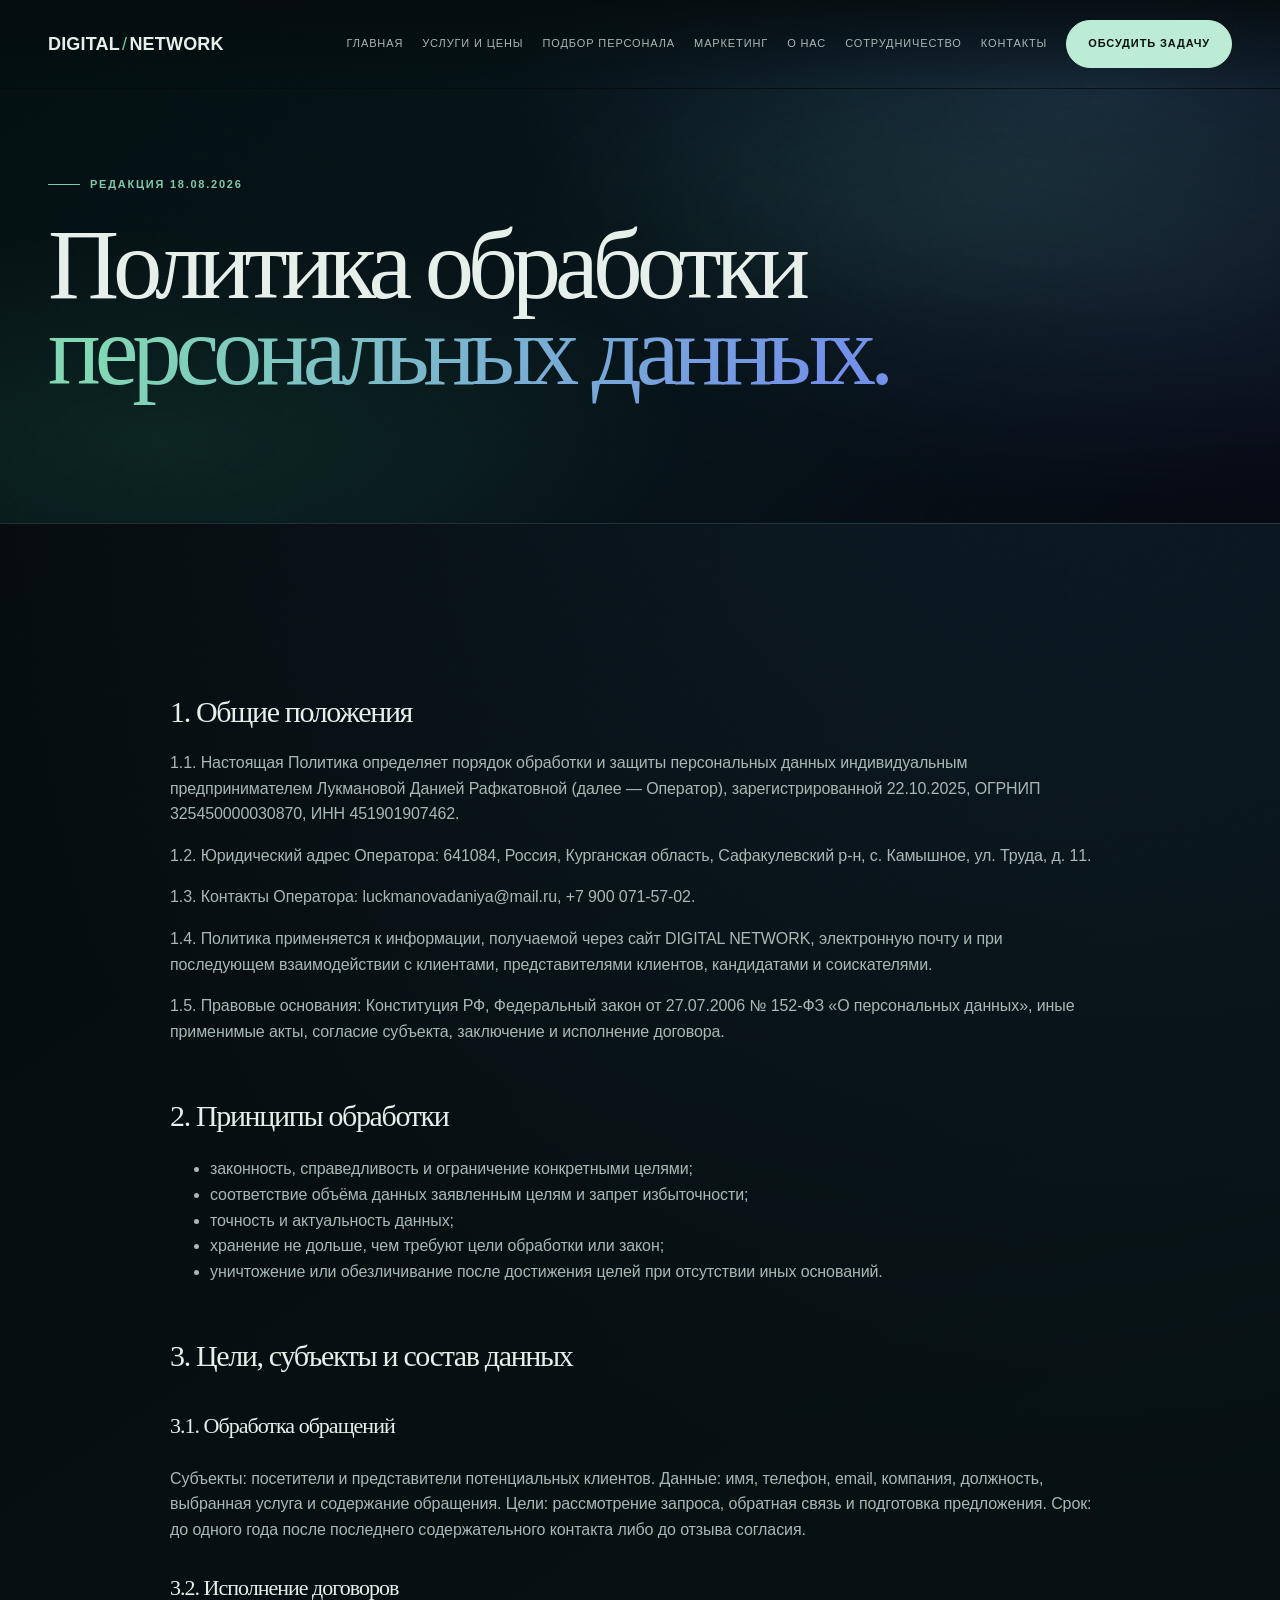
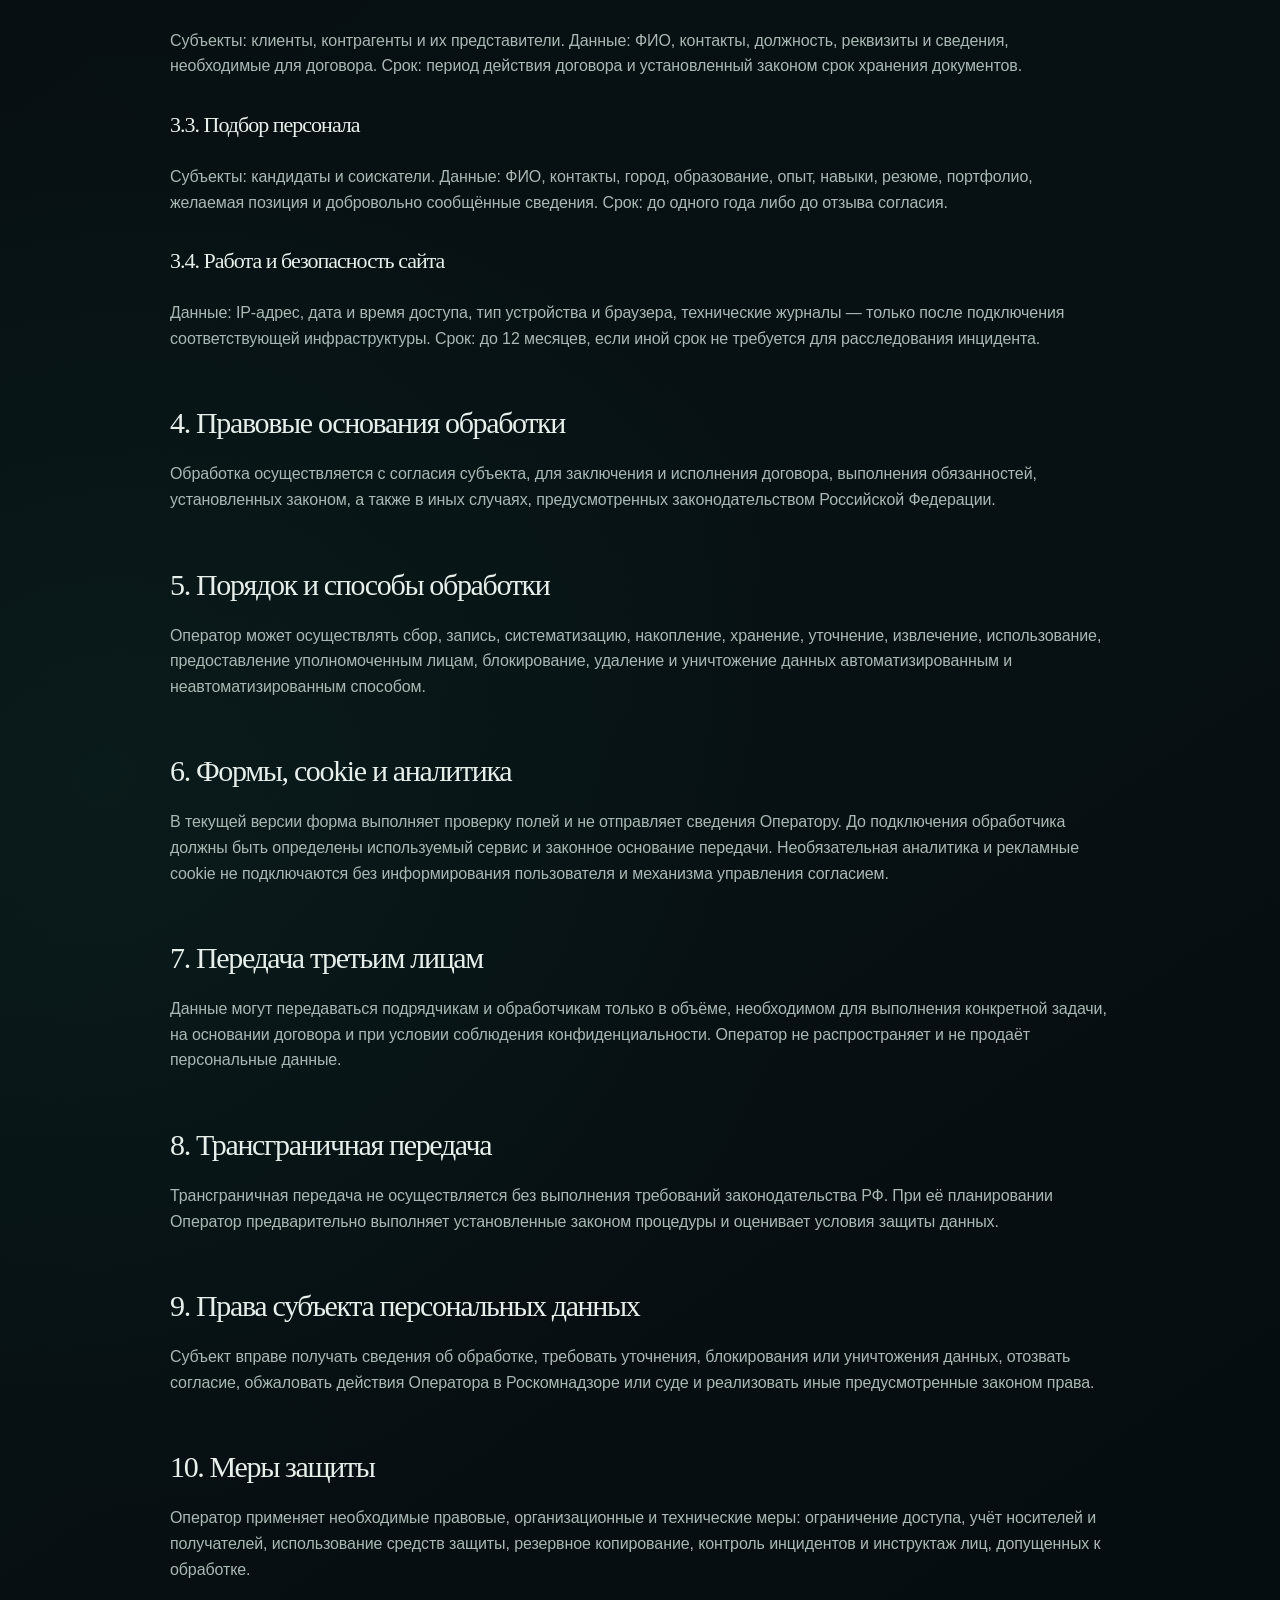
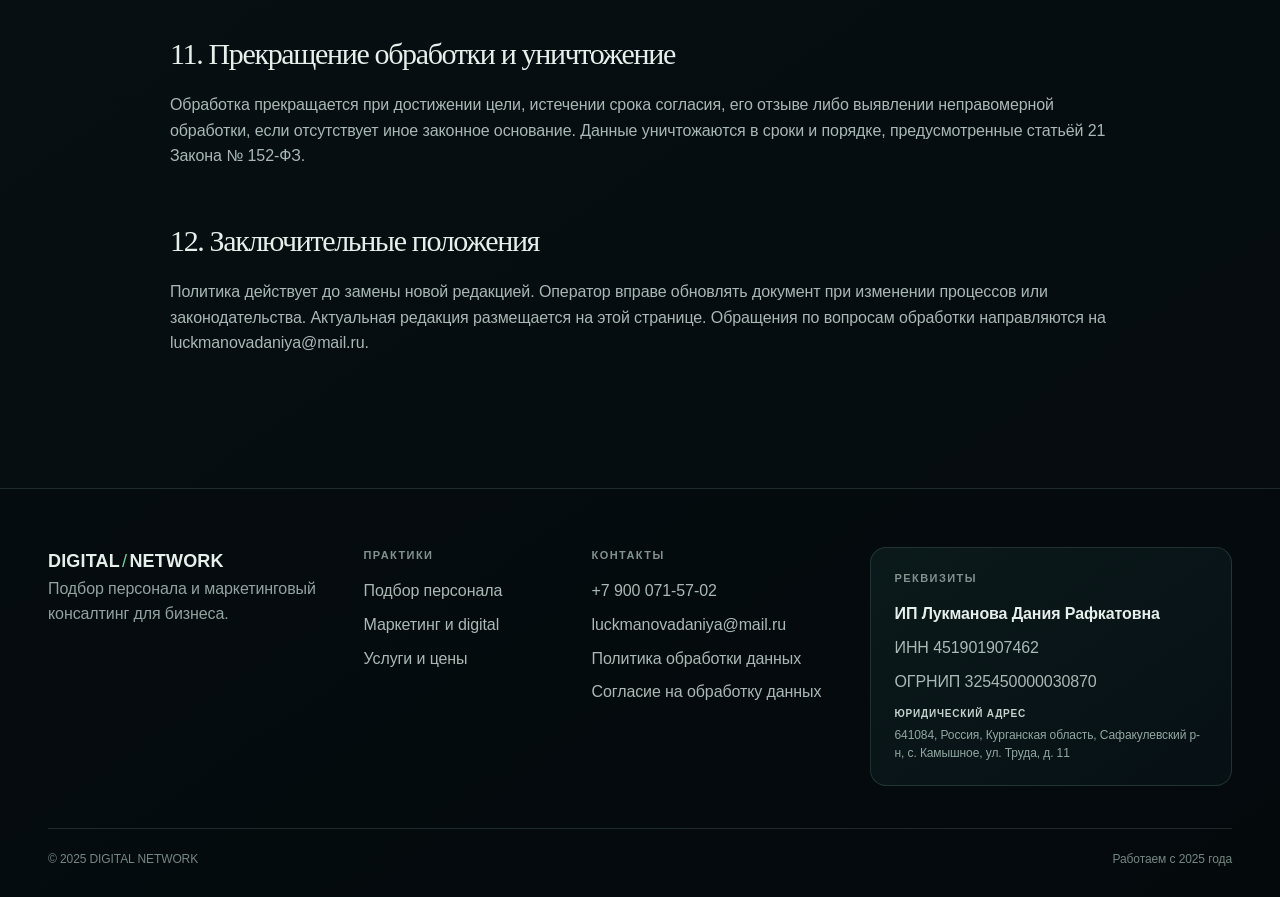
<file: privacy.html>
<!doctype html>
<html lang="ru"><head><meta charset="utf-8"><meta name="viewport" content="width=device-width,initial-scale=1"><meta name="robots" content="noindex"><title>Политика обработки персональных данных — DIGITAL NETWORK</title><link rel="stylesheet" href="css/styles.css?v=20260818-7"><link rel="icon" href="assets/favicon.ico" sizes="any"><link rel="icon" type="image/png" sizes="32x32" href="assets/favicon-32.png"><link rel="apple-touch-icon" href="assets/apple-touch-icon.png"><meta name="theme-color" content="#050b0d"></head>
<body><div class="noise"></div><div data-header></div><main>
  <section class="page-hero"><div class="wrap"><div class="eyebrow">Редакция 18.08.2026</div><h1>Политика обработки <span>персональных данных.</span></h1></div></section>
  <section class="section"><article class="wrap legal">
    <h2>1. Общие положения</h2><p>1.1. Настоящая Политика определяет порядок обработки и защиты персональных данных индивидуальным предпринимателем Лукмановой Данией Рафкатовной (далее — Оператор), зарегистрированной 22.10.2025, ОГРНИП 325450000030870, ИНН 451901907462.</p><p>1.2. Юридический адрес Оператора: 641084, Россия, Курганская область, Сафакулевский р-н, с. Камышное, ул. Труда, д. 11.</p><p>1.3. Контакты Оператора: <a href="mailto:luckmanovadaniya@mail.ru">luckmanovadaniya@mail.ru</a>, <a href="tel:+79000715702">+7 900 071-57-02</a>.</p><p>1.4. Политика применяется к информации, получаемой через сайт DIGITAL NETWORK, электронную почту и при последующем взаимодействии с клиентами, представителями клиентов, кандидатами и соискателями.</p><p>1.5. Правовые основания: Конституция РФ, Федеральный закон от 27.07.2006 № 152-ФЗ «О персональных данных», иные применимые акты, согласие субъекта, заключение и исполнение договора.</p>
    <h2>2. Принципы обработки</h2><ul><li>законность, справедливость и ограничение конкретными целями;</li><li>соответствие объёма данных заявленным целям и запрет избыточности;</li><li>точность и актуальность данных;</li><li>хранение не дольше, чем требуют цели обработки или закон;</li><li>уничтожение или обезличивание после достижения целей при отсутствии иных оснований.</li></ul>
    <h2>3. Цели, субъекты и состав данных</h2><h3>3.1. Обработка обращений</h3><p>Субъекты: посетители и представители потенциальных клиентов. Данные: имя, телефон, email, компания, должность, выбранная услуга и содержание обращения. Цели: рассмотрение запроса, обратная связь и подготовка предложения. Срок: до одного года после последнего содержательного контакта либо до отзыва согласия.</p><h3>3.2. Исполнение договоров</h3><p>Субъекты: клиенты, контрагенты и их представители. Данные: ФИО, контакты, должность, реквизиты и сведения, необходимые для договора. Срок: период действия договора и установленный законом срок хранения документов.</p><h3>3.3. Подбор персонала</h3><p>Субъекты: кандидаты и соискатели. Данные: ФИО, контакты, город, образование, опыт, навыки, резюме, портфолио, желаемая позиция и добровольно сообщённые сведения. Срок: до одного года либо до отзыва согласия.</p><h3>3.4. Работа и безопасность сайта</h3><p>Данные: IP-адрес, дата и время доступа, тип устройства и браузера, технические журналы — только после подключения соответствующей инфраструктуры. Срок: до 12 месяцев, если иной срок не требуется для расследования инцидента.</p>
    <h2>4. Правовые основания обработки</h2><p>Обработка осуществляется с согласия субъекта, для заключения и исполнения договора, выполнения обязанностей, установленных законом, а также в иных случаях, предусмотренных законодательством Российской Федерации.</p>
    <h2>5. Порядок и способы обработки</h2><p>Оператор может осуществлять сбор, запись, систематизацию, накопление, хранение, уточнение, извлечение, использование, предоставление уполномоченным лицам, блокирование, удаление и уничтожение данных автоматизированным и неавтоматизированным способом.</p>
    <h2>6. Формы, cookie и аналитика</h2><p>В текущей версии форма выполняет проверку полей и не отправляет сведения Оператору. До подключения обработчика должны быть определены используемый сервис и законное основание передачи. Необязательная аналитика и рекламные cookie не подключаются без информирования пользователя и механизма управления согласием.</p>
    <h2>7. Передача третьим лицам</h2><p>Данные могут передаваться подрядчикам и обработчикам только в объёме, необходимом для выполнения конкретной задачи, на основании договора и при условии соблюдения конфиденциальности. Оператор не распространяет и не продаёт персональные данные.</p>
    <h2>8. Трансграничная передача</h2><p>Трансграничная передача не осуществляется без выполнения требований законодательства РФ. При её планировании Оператор предварительно выполняет установленные законом процедуры и оценивает условия защиты данных.</p>
    <h2>9. Права субъекта персональных данных</h2><p>Субъект вправе получать сведения об обработке, требовать уточнения, блокирования или уничтожения данных, отозвать согласие, обжаловать действия Оператора в Роскомнадзоре или суде и реализовать иные предусмотренные законом права.</p>
    <h2>10. Меры защиты</h2><p>Оператор применяет необходимые правовые, организационные и технические меры: ограничение доступа, учёт носителей и получателей, использование средств защиты, резервное копирование, контроль инцидентов и инструктаж лиц, допущенных к обработке.</p>
    <h2>11. Прекращение обработки и уничтожение</h2><p>Обработка прекращается при достижении цели, истечении срока согласия, его отзыве либо выявлении неправомерной обработки, если отсутствует иное законное основание. Данные уничтожаются в сроки и порядке, предусмотренные статьёй 21 Закона № 152-ФЗ.</p>
    <h2>12. Заключительные положения</h2><p>Политика действует до замены новой редакцией. Оператор вправе обновлять документ при изменении процессов или законодательства. Актуальная редакция размещается на этой странице. Обращения по вопросам обработки направляются на <a href="mailto:luckmanovadaniya@mail.ru">luckmanovadaniya@mail.ru</a>.</p>
  </article></section>
</main><div data-footer></div><script src="js/main.js?v=20260818-7"></script></body></html>
</file>
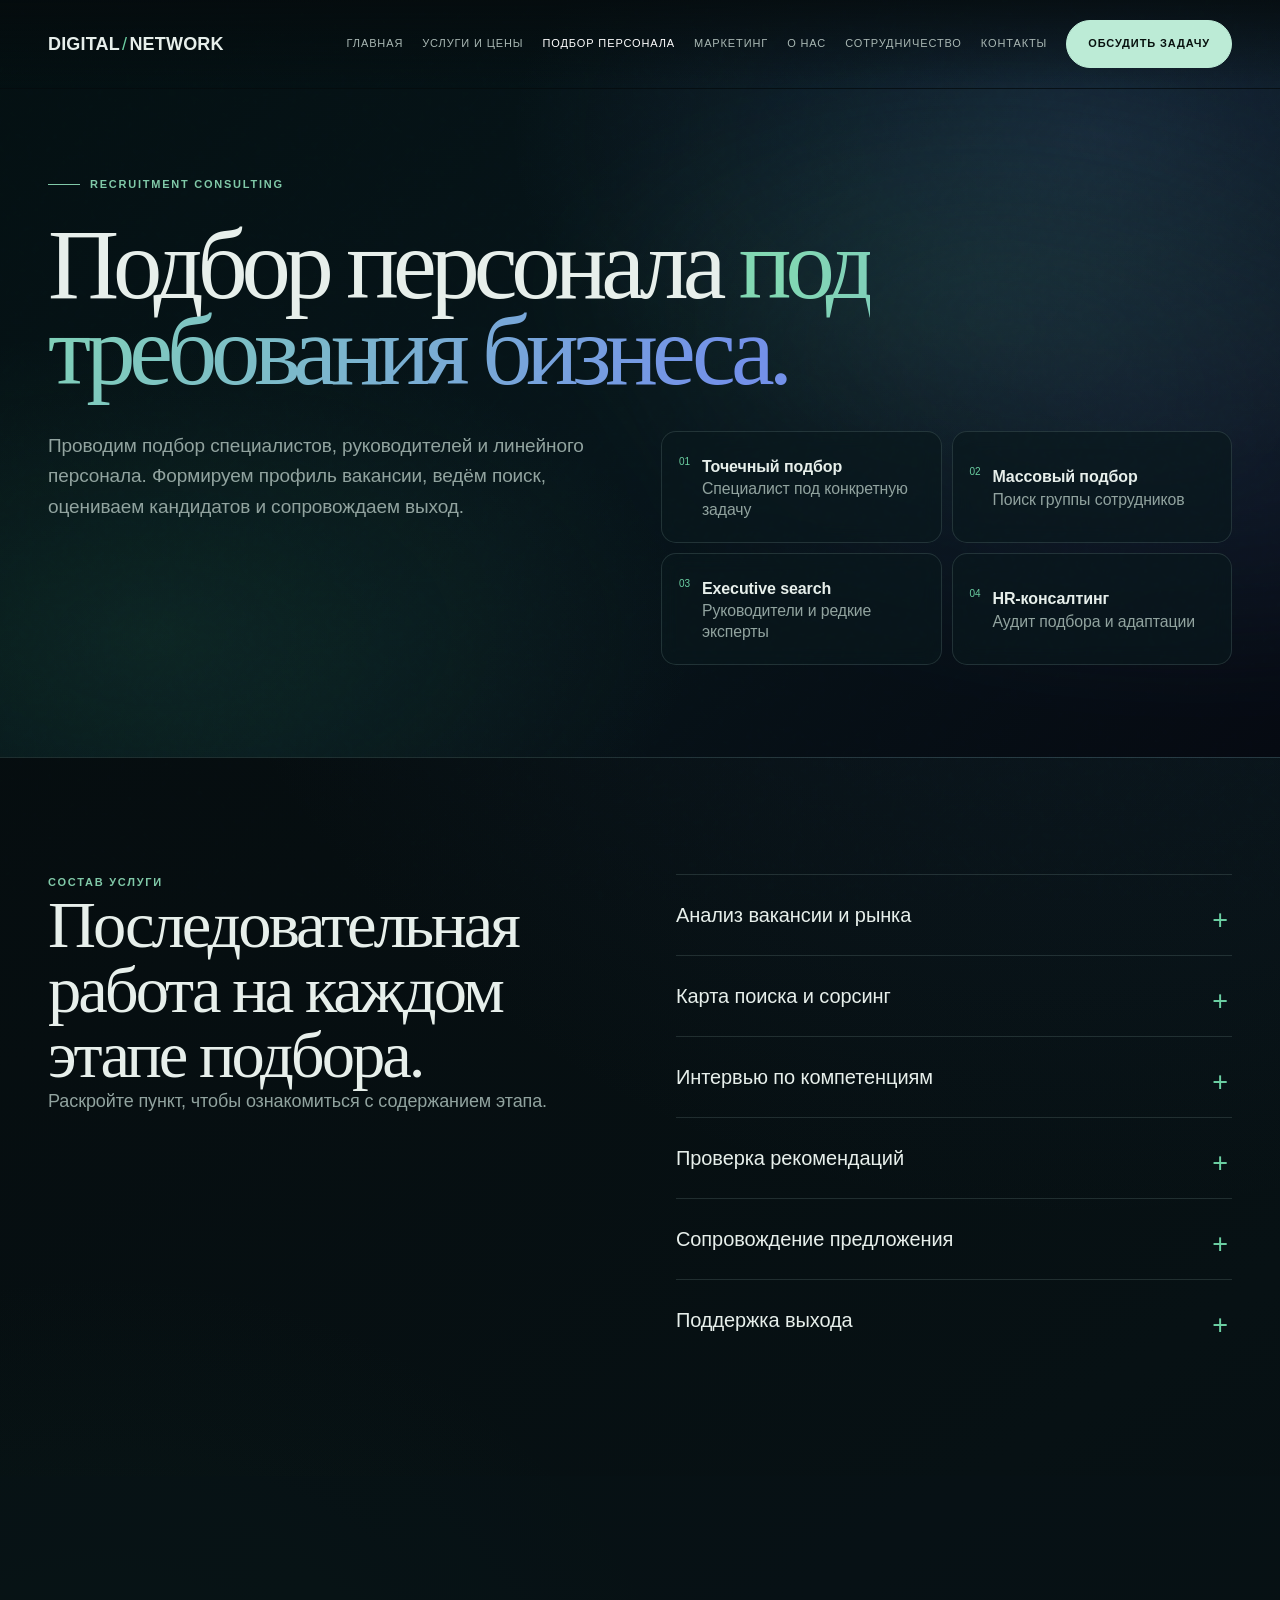
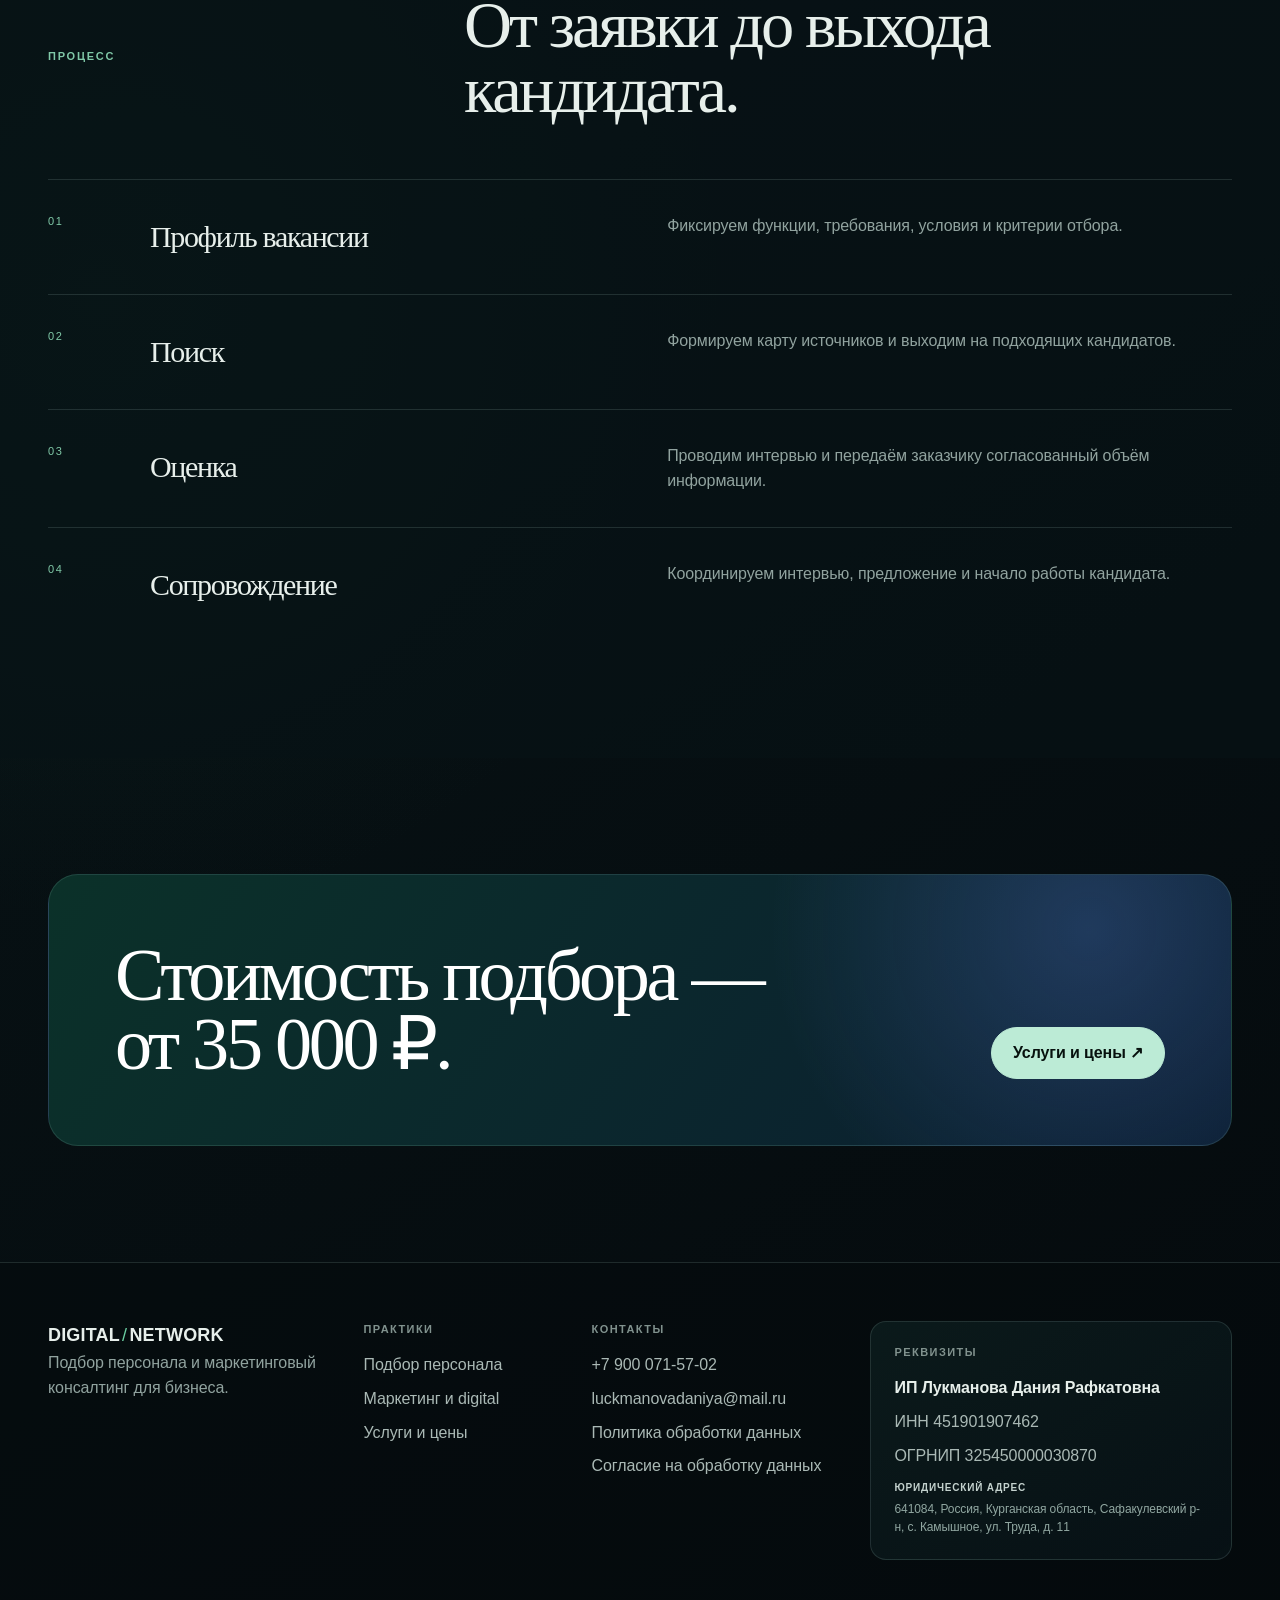
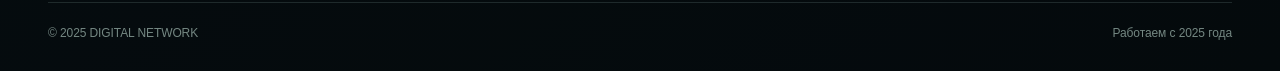
<file: recruitment.html>
<!doctype html>
<html lang="ru"><head><meta charset="utf-8"><meta name="viewport" content="width=device-width,initial-scale=1"><meta name="description" content="Подбор специалистов, руководителей и линейного персонала для бизнеса."><title>Подбор персонала — DIGITAL NETWORK</title><link rel="stylesheet" href="css/styles.css?v=20260818-7"><link rel="icon" href="assets/favicon.ico" sizes="any"><link rel="icon" type="image/png" sizes="32x32" href="assets/favicon-32.png"><link rel="apple-touch-icon" href="assets/apple-touch-icon.png"><meta name="theme-color" content="#050b0d"></head>
<body><div class="noise"></div><div data-header></div><main>
  <section class="page-hero"><div class="wrap"><div class="eyebrow">Recruitment consulting</div><h1>Подбор персонала <span>под требования бизнеса.</span></h1><div class="page-intro"><p>Проводим подбор специалистов, руководителей и линейного персонала. Формируем профиль вакансии, ведём поиск, оцениваем кандидатов и сопровождаем выход.</p><div class="capability-grid"><a href="#services"><span>01</span><strong>Точечный подбор</strong><small>Специалист под конкретную задачу</small></a><a href="#services"><span>02</span><strong>Массовый подбор</strong><small>Поиск группы сотрудников</small></a><a href="#services"><span>03</span><strong>Executive search</strong><small>Руководители и редкие эксперты</small></a><a href="#services"><span>04</span><strong>HR-консалтинг</strong><small>Аудит подбора и адаптации</small></a></div></div></div></section>
  <section class="section" id="services"><div class="wrap split"><div class="reveal"><div class="kicker">Состав услуги</div><h2>Последовательная работа на каждом этапе подбора.</h2><p class="hero-copy">Раскройте пункт, чтобы ознакомиться с содержанием этапа.</p></div><div class="accordion reveal"><details><summary>Анализ вакансии и рынка</summary><div>Уточняем задачи должности, ожидаемые результаты, структуру подчинения, требования и ограничения. Сопоставляем вознаграждение с доступными рыночными данными.</div></details><details><summary>Карта поиска и сорсинг</summary><div>Определяем целевые компании, каналы, запросы и профессиональные сообщества. Используем прямой поиск, открытые источники и профильные базы.</div></details><details><summary>Интервью по компетенциям</summary><div>Проверяем опыт на конкретных примерах, оцениваем мотивацию и карьерные ожидания. Передаём структурированное резюме интервью.</div></details><details><summary>Проверка рекомендаций</summary><div>С согласия кандидата запрашиваем рекомендации и уточняем профессиональные сильные стороны и возможные риски.</div></details><details><summary>Сопровождение предложения</summary><div>Согласовываем ожидания сторон и поддерживаем коммуникацию при подготовке предложения.</div></details><details><summary>Поддержка выхода</summary><div>Поддерживаем связь до согласованной даты начала работы и помогаем снять организационные вопросы.</div></details></div></div></section>
  <section class="section alt"><div class="wrap"><div class="section-head reveal"><div class="kicker">Процесс</div><div><h2>От заявки до выхода кандидата.</h2></div></div><div class="process"><div class="process-row reveal"><h3>Профиль вакансии</h3><p>Фиксируем функции, требования, условия и критерии отбора.</p></div><div class="process-row reveal"><h3>Поиск</h3><p>Формируем карту источников и выходим на подходящих кандидатов.</p></div><div class="process-row reveal"><h3>Оценка</h3><p>Проводим интервью и передаём заказчику согласованный объём информации.</p></div><div class="process-row reveal"><h3>Сопровождение</h3><p>Координируем интервью, предложение и начало работы кандидата.</p></div></div></div></section>
  <section class="section"><div class="wrap"><div class="cta reveal"><h2>Стоимость подбора — от 35 000 ₽.</h2><a class="btn" href="services.html">Услуги и цены ↗</a></div></div></section>
</main><div data-footer></div><script src="js/main.js?v=20260818-7"></script></body></html>
</file>
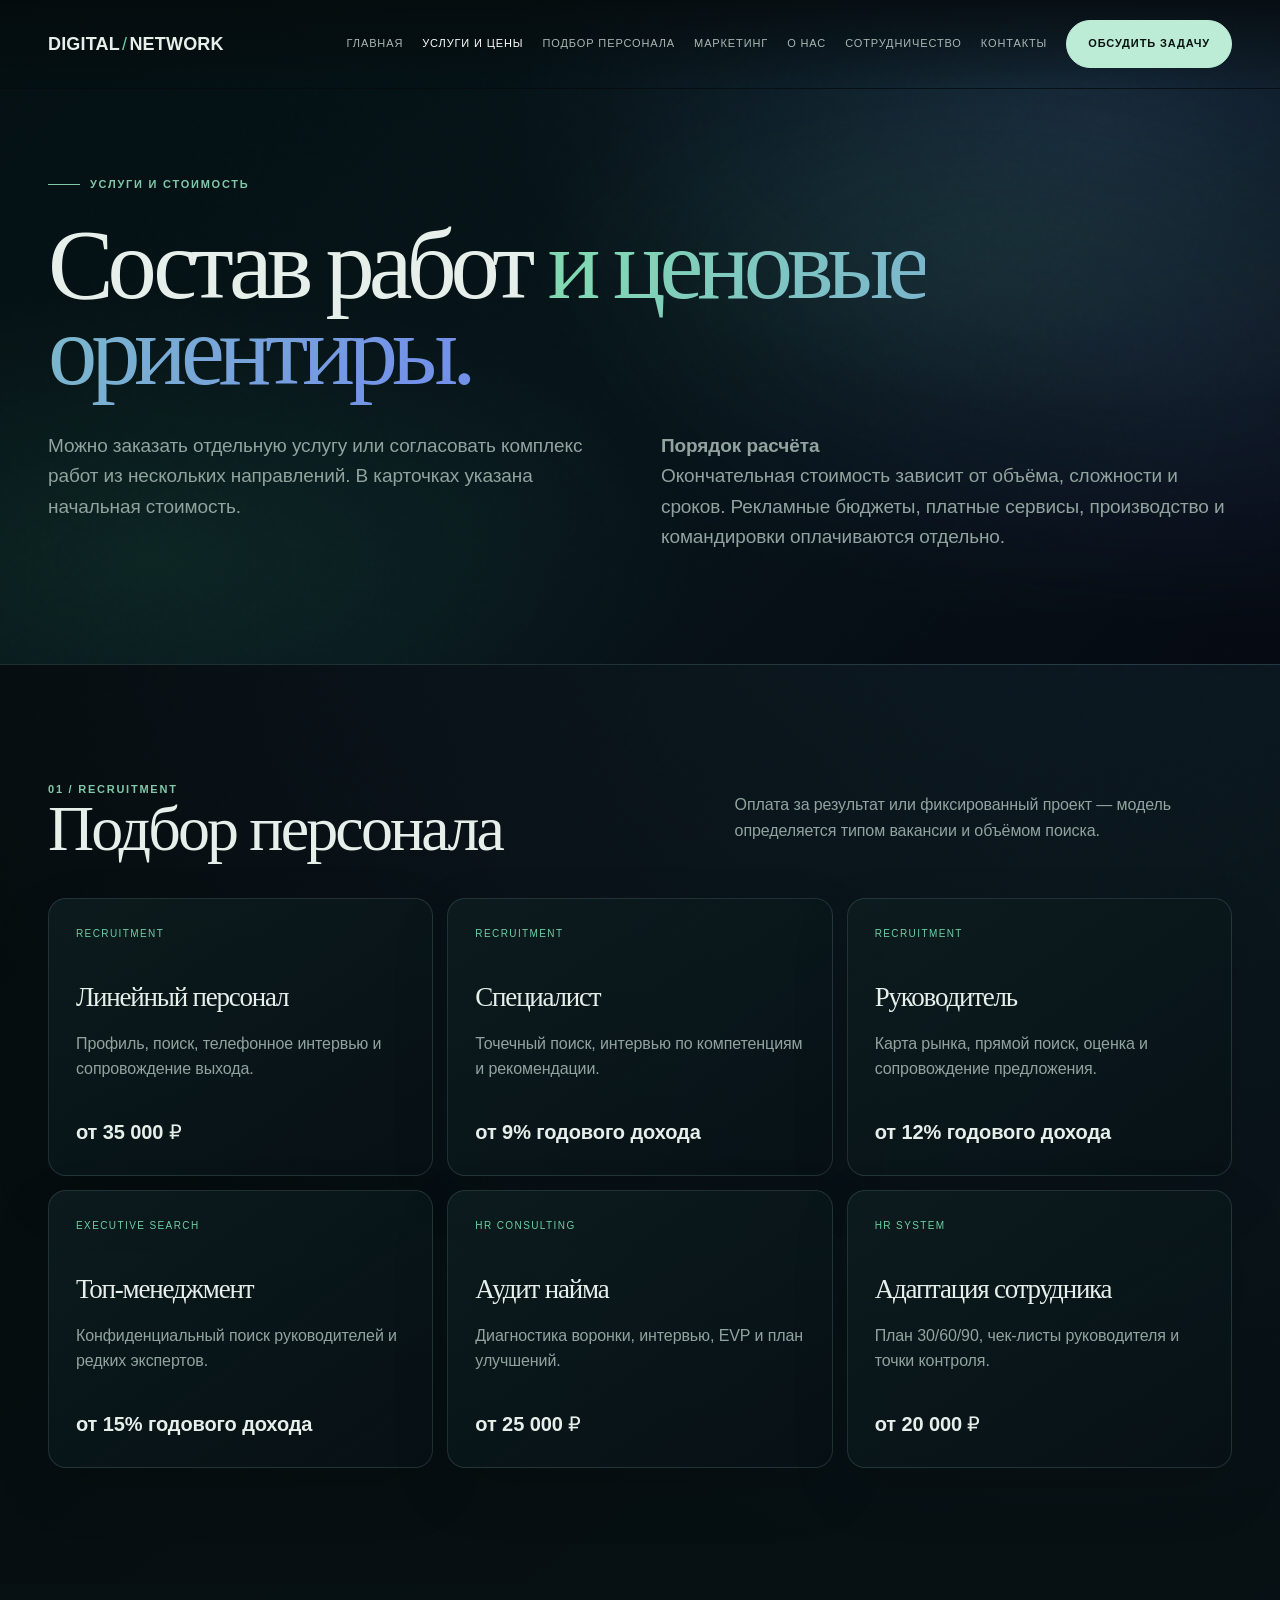
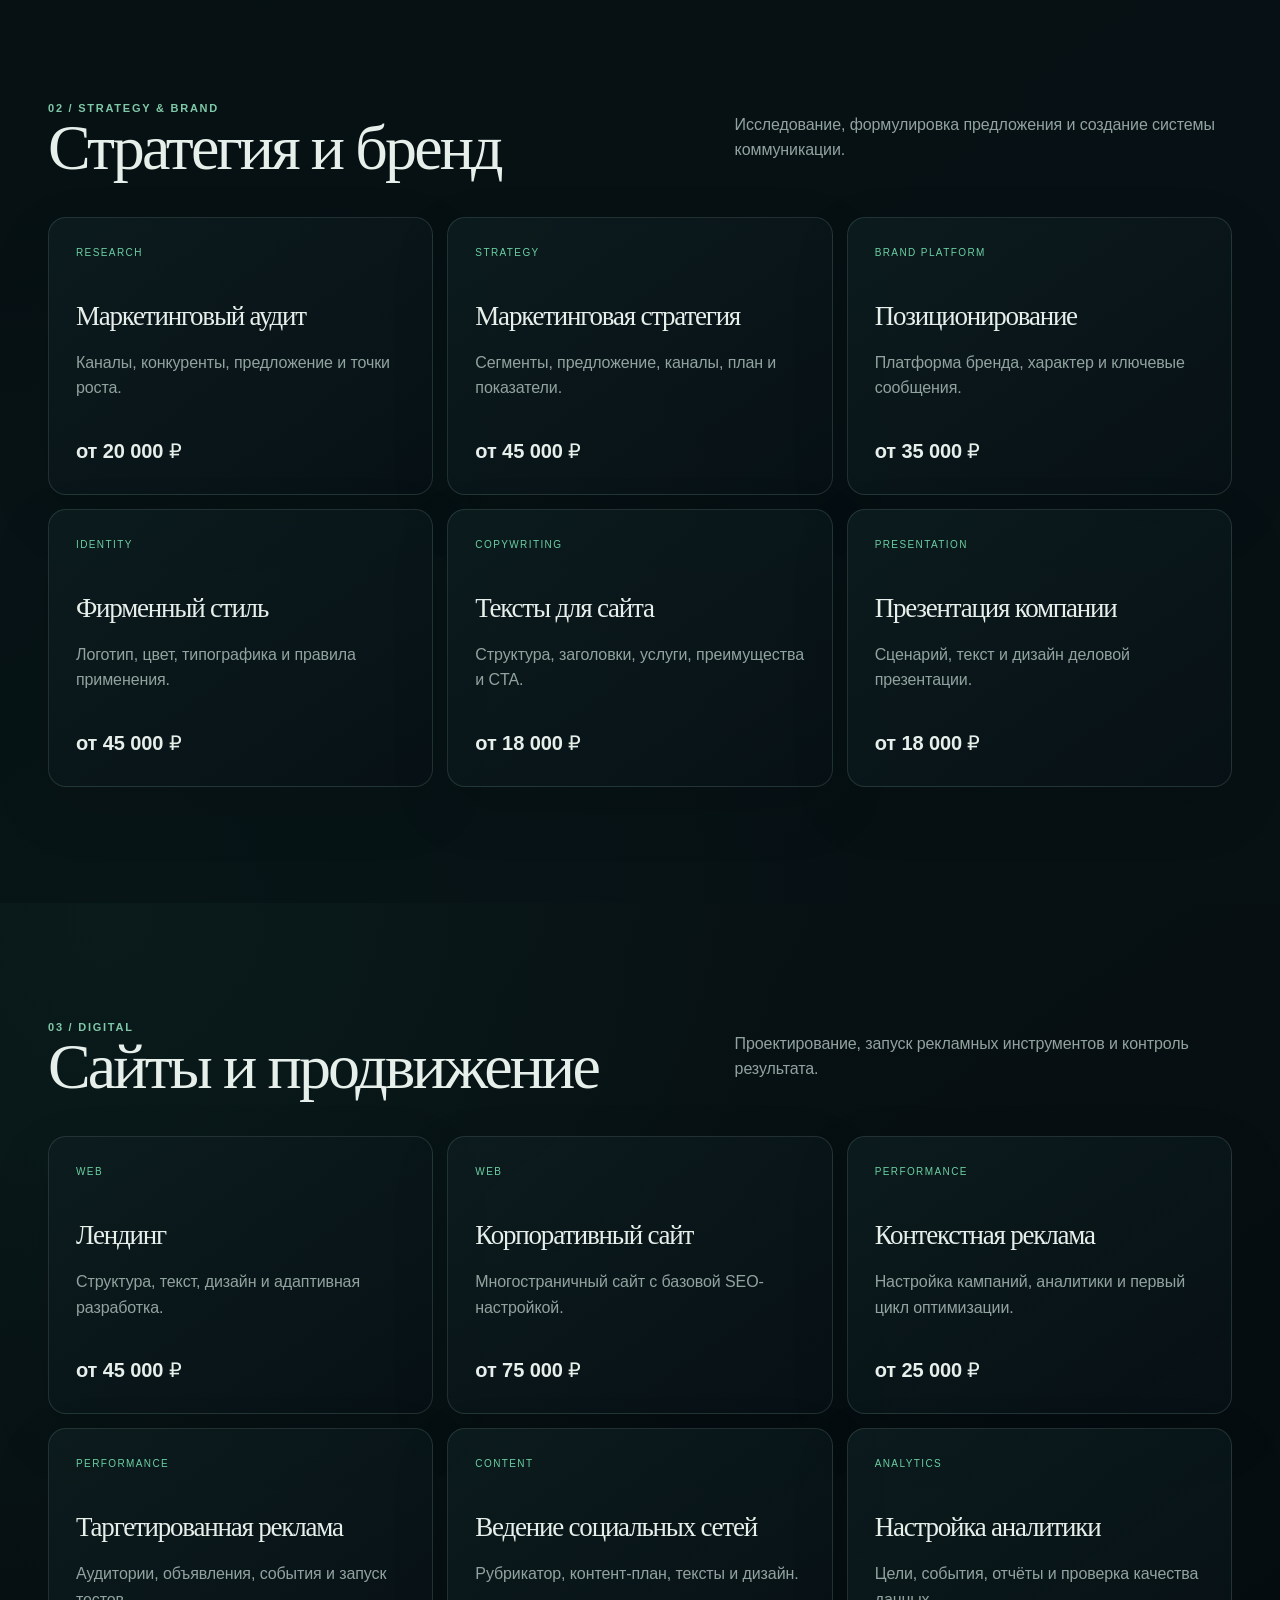
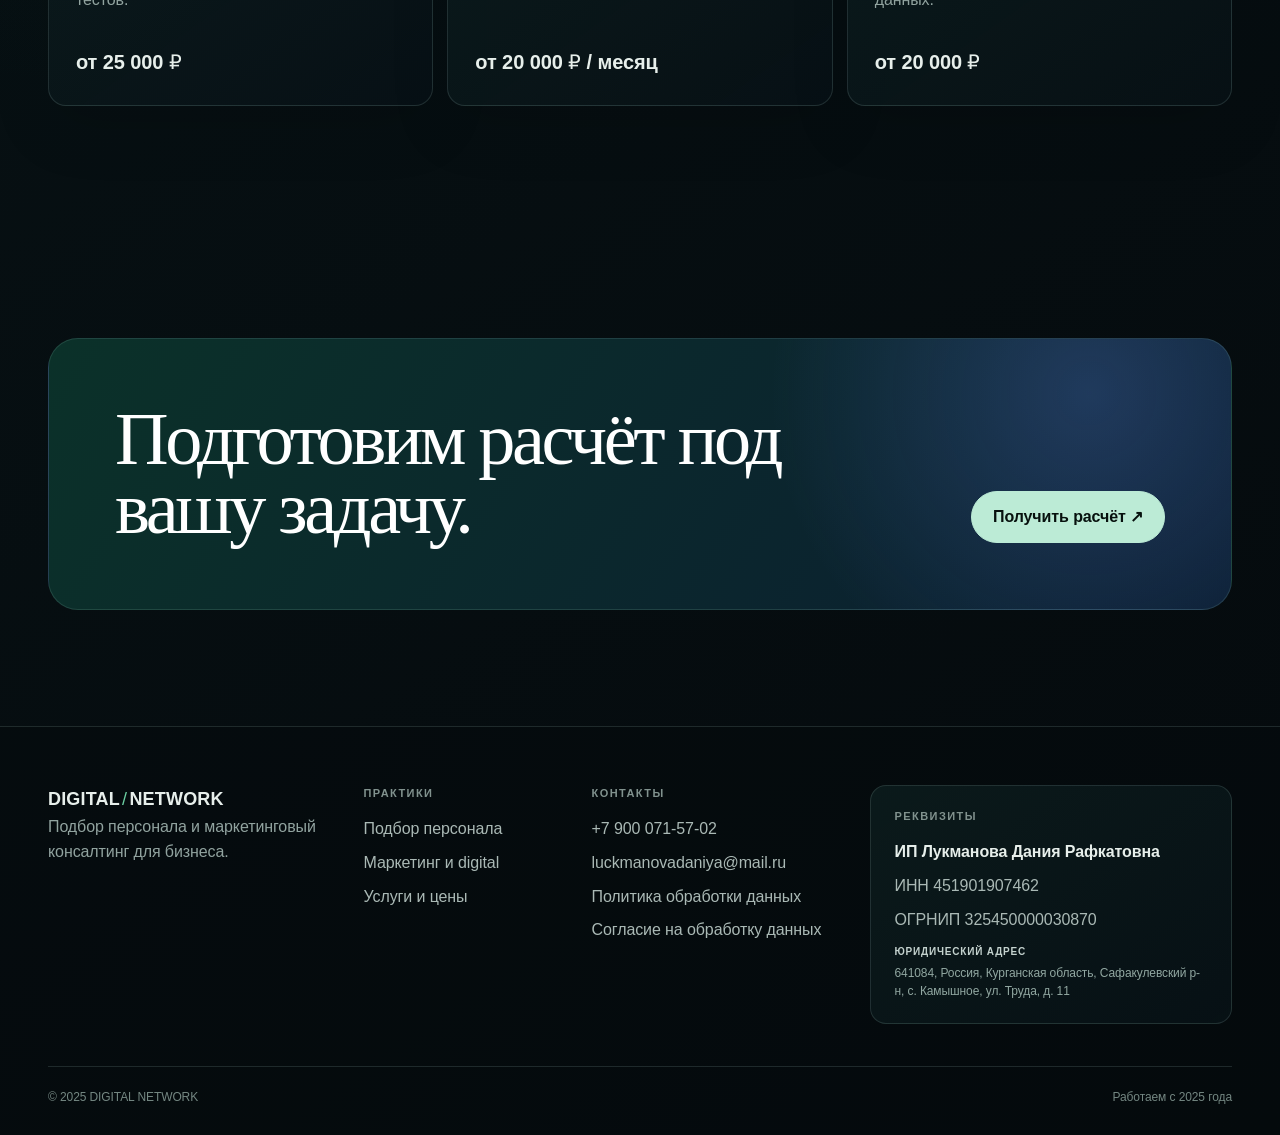
<file: services.html>
<!doctype html>
<html lang="ru"><head><meta charset="utf-8"><meta name="viewport" content="width=device-width,initial-scale=1"><meta name="description" content="Услуги и стартовые цены DIGITAL NETWORK: подбор персонала, брендинг, сайты и реклама."><title>Услуги и цены — DIGITAL NETWORK</title><link rel="stylesheet" href="css/styles.css?v=20260818-7"><link rel="icon" href="assets/favicon.ico" sizes="any"><link rel="icon" type="image/png" sizes="32x32" href="assets/favicon-32.png"><link rel="apple-touch-icon" href="assets/apple-touch-icon.png"><meta name="theme-color" content="#050b0d"></head>
<body><div class="noise"></div><div data-header></div><main>
  <section class="page-hero"><div class="wrap"><div class="eyebrow">Услуги и стоимость</div><h1>Состав работ <span>и ценовые ориентиры.</span></h1><div class="page-intro"><p>Можно заказать отдельную услугу или согласовать комплекс работ из нескольких направлений. В карточках указана начальная стоимость.</p><p><strong>Порядок расчёта</strong><br>Окончательная стоимость зависит от объёма, сложности и сроков. Рекламные бюджеты, платные сервисы, производство и командировки оплачиваются отдельно.</p></div></div></section>
  <section class="section"><div class="wrap"><div class="price-head reveal"><div><div class="kicker">01 / Recruitment</div><h2>Подбор персонала</h2></div><p>Оплата за результат или фиксированный проект — модель определяется типом вакансии и объёмом поиска.</p></div><div class="price-grid">
    <article class="price-card reveal"><span>Recruitment</span><h3>Линейный персонал</h3><p>Профиль, поиск, телефонное интервью и сопровождение выхода.</p><strong>от 35 000 ₽</strong></article>
    <article class="price-card reveal"><span>Recruitment</span><h3>Специалист</h3><p>Точечный поиск, интервью по компетенциям и рекомендации.</p><strong>от 9% годового дохода</strong></article>
    <article class="price-card reveal"><span>Recruitment</span><h3>Руководитель</h3><p>Карта рынка, прямой поиск, оценка и сопровождение предложения.</p><strong>от 12% годового дохода</strong></article>
    <article class="price-card reveal"><span>Executive search</span><h3>Топ-менеджмент</h3><p>Конфиденциальный поиск руководителей и редких экспертов.</p><strong>от 15% годового дохода</strong></article>
    <article class="price-card reveal"><span>HR consulting</span><h3>Аудит найма</h3><p>Диагностика воронки, интервью, EVP и план улучшений.</p><strong>от 25 000 ₽</strong></article>
    <article class="price-card reveal"><span>HR system</span><h3>Адаптация сотрудника</h3><p>План 30/60/90, чек-листы руководителя и точки контроля.</p><strong>от 20 000 ₽</strong></article>
  </div></div></section>
  <section class="section alt"><div class="wrap"><div class="price-head reveal"><div><div class="kicker">02 / Strategy & Brand</div><h2>Стратегия и бренд</h2></div><p>Исследование, формулировка предложения и создание системы коммуникации.</p></div><div class="price-grid">
    <article class="price-card reveal"><span>Research</span><h3>Маркетинговый аудит</h3><p>Каналы, конкуренты, предложение и точки роста.</p><strong>от 20 000 ₽</strong></article>
    <article class="price-card reveal"><span>Strategy</span><h3>Маркетинговая стратегия</h3><p>Сегменты, предложение, каналы, план и показатели.</p><strong>от 45 000 ₽</strong></article>
    <article class="price-card reveal"><span>Brand platform</span><h3>Позиционирование</h3><p>Платформа бренда, характер и ключевые сообщения.</p><strong>от 35 000 ₽</strong></article>
    <article class="price-card reveal"><span>Identity</span><h3>Фирменный стиль</h3><p>Логотип, цвет, типографика и правила применения.</p><strong>от 45 000 ₽</strong></article>
    <article class="price-card reveal"><span>Copywriting</span><h3>Тексты для сайта</h3><p>Структура, заголовки, услуги, преимущества и CTA.</p><strong>от 18 000 ₽</strong></article>
    <article class="price-card reveal"><span>Presentation</span><h3>Презентация компании</h3><p>Сценарий, текст и дизайн деловой презентации.</p><strong>от 18 000 ₽</strong></article>
  </div></div></section>
  <section class="section"><div class="wrap"><div class="price-head reveal"><div><div class="kicker">03 / Digital</div><h2>Сайты и продвижение</h2></div><p>Проектирование, запуск рекламных инструментов и контроль результата.</p></div><div class="price-grid">
    <article class="price-card reveal"><span>Web</span><h3>Лендинг</h3><p>Структура, текст, дизайн и адаптивная разработка.</p><strong>от 45 000 ₽</strong></article>
    <article class="price-card reveal"><span>Web</span><h3>Корпоративный сайт</h3><p>Многостраничный сайт с базовой SEO-настройкой.</p><strong>от 75 000 ₽</strong></article>
    <article class="price-card reveal"><span>Performance</span><h3>Контекстная реклама</h3><p>Настройка кампаний, аналитики и первый цикл оптимизации.</p><strong>от 25 000 ₽</strong></article>
    <article class="price-card reveal"><span>Performance</span><h3>Таргетированная реклама</h3><p>Аудитории, объявления, события и запуск тестов.</p><strong>от 25 000 ₽</strong></article>
    <article class="price-card reveal"><span>Content</span><h3>Ведение социальных сетей</h3><p>Рубрикатор, контент-план, тексты и дизайн.</p><strong>от 20 000 ₽ / месяц</strong></article>
    <article class="price-card reveal"><span>Analytics</span><h3>Настройка аналитики</h3><p>Цели, события, отчёты и проверка качества данных.</p><strong>от 20 000 ₽</strong></article>
  </div></div></section>
  <section class="section"><div class="wrap"><div class="cta reveal"><h2>Подготовим расчёт под вашу задачу.</h2><a class="btn" href="contacts.html#form">Получить расчёт ↗</a></div></div></section>
</main><div data-footer></div><script src="js/main.js?v=20260818-7"></script></body></html>
</file>
<file: css/styles.css>
:root {
  --bg: #050b0d;
  --bg-soft: #071215;
  --panel: #0a171a;
  --panel-2: #0c1b20;
  --ink: #e7efeb;
  --muted: #91a39f;
  --line: rgba(150, 185, 176, .18);
  --mint: #6bcfa2;
  --blue: #6989e8;
  --max: 1280px;
  --radius: 22px;
}

* { box-sizing: border-box; }
html { scroll-behavior: smooth; }
body {
  margin: 0;
  color: var(--ink);
  background:
    radial-gradient(circle at 84% 8%, rgba(49, 84, 130, .18), transparent 30%),
    radial-gradient(circle at 8% 58%, rgba(29, 95, 72, .13), transparent 28%),
    linear-gradient(145deg, #050b0d, #071114 52%, #050a0d);
  font: 350 16px/1.6 "Segoe UI Variable Text", "Segoe UI", Arial, sans-serif;
  letter-spacing: -.006em;
  overflow-x: hidden;
}
body.menu-open { overflow: hidden; }
a { color: inherit; text-decoration: none; }
button, input, textarea, select { font: inherit; }
img { max-width: 100%; display: block; }
::selection { background: rgba(107, 207, 162, .3); color: white; }
.wrap { width: min(calc(100% - 96px), var(--max)); margin: 0 auto; }
.noise { position: fixed; inset: 0; z-index: 90; pointer-events: none; opacity: .032; mix-blend-mode: soft-light; background-image: url("data:image/svg+xml,%3Csvg viewBox='0 0 140 140' xmlns='http://www.w3.org/2000/svg'%3E%3Cfilter id='n'%3E%3CfeTurbulence type='fractalNoise' baseFrequency='.9' numOctaves='3'/%3E%3C/filter%3E%3Crect width='100%25' height='100%25' filter='url(%23n)'/%3E%3C/svg%3E"); }

h1, h2, h3, .manifest-line {
  font-family: "Iowan Old Style", "Palatino Linotype", "Book Antiqua", Georgia, serif;
  font-weight: 400;
  letter-spacing: -.045em;
  overflow-wrap: anywhere;
  hyphens: auto;
}
p { margin-top: 0; }

.site-header { position: fixed; inset: 0 0 auto; z-index: 60; border-bottom: 1px solid transparent; background: linear-gradient(to bottom, rgba(5, 11, 13, .78), transparent); transition: background .25s, border-color .25s; }
.site-header.scrolled { background: rgba(5, 11, 13, .9); border-color: var(--line); backdrop-filter: blur(18px); }
.nav { min-height: 88px; display: flex; align-items: center; justify-content: space-between; gap: 24px; }
.brand { white-space: nowrap; font-size: 18px; font-weight: 700; letter-spacing: .01em; }
.brand i { color: var(--mint); font-style: normal; font-weight: 300; margin: 0 .12em; }
.nav-links { display: flex; align-items: center; gap: 19px; }
.nav-links a { color: #a9b8b4; font-size: 11px; font-weight: 500; letter-spacing: .08em; text-transform: uppercase; transition: color .2s; }
.nav-links a:hover, .nav-links a.active { color: white; }
.nav-links .nav-cta, .btn { display: inline-flex; align-items: center; justify-content: center; min-height: 48px; padding: 12px 21px; border: 1px solid #bcebd6; border-radius: 999px; color: #07110e; background: #bcebd6; font-weight: 650; cursor: pointer; transition: transform .22s, box-shadow .22s, border-color .22s; }
.nav-links .nav-cta { color: #07110e; font-size: 11px; }
.nav-cta:hover, .btn:hover { transform: translateY(-2px); box-shadow: 0 14px 38px rgba(82, 187, 143, .18); }
.btn.ghost { color: #dfe9e5; background: rgba(8, 19, 22, .54); border-color: rgba(192, 222, 214, .25); }
.menu-btn { display: none; border: 0; color: var(--ink); background: transparent; font-size: 28px; }

.hero, .page-hero {
  position: relative;
  overflow: hidden;
  isolation: isolate;
  border-bottom: 1px solid var(--line);
  background:
    radial-gradient(ellipse at 86% 18%, rgba(83, 120, 184, .2), transparent 38%),
    radial-gradient(ellipse at 12% 84%, rgba(48, 130, 98, .16), transparent 34%),
    linear-gradient(138deg, #041012 0%, #07151a 52%, #060a12 100%);
}
.hero { min-height: 100vh; padding: 152px 0 76px; display: flex; align-items: flex-end; }
.page-hero { padding: 176px 0 92px; }
.hero::before, .page-hero::before {
  content: "";
  position: absolute;
  z-index: 0;
  inset: -20%;
  pointer-events: none;
  opacity: .9;
  background:
    radial-gradient(ellipse at 69% 42%, rgba(107, 207, 162, .13), transparent 27%),
    radial-gradient(ellipse at 81% 58%, rgba(105, 137, 232, .14), transparent 29%);
  filter: blur(34px);
}
.page-hero::before { opacity: .72; }
.hero-content, .page-hero .wrap { position: relative; z-index: 3; }
.eyebrow, .kicker, .card-no, .tag { display: flex; align-items: center; gap: 10px; color: #80c9a8; font-size: 11px; font-weight: 600; letter-spacing: .16em; text-transform: uppercase; }
.eyebrow::before { content: ""; width: 32px; height: 1px; background: currentColor; }
.hero h1, .page-hero h1 { max-width: 1120px; margin: 28px 0 36px; color: var(--ink); font-size: clamp(62px, 9.2vw, 136px); line-height: .88; letter-spacing: -.062em; }
.page-hero h1 { max-width: 1060px; font-size: clamp(56px, 7.7vw, 112px); }
.hero h1, .page-hero h1 { overflow-wrap: normal; hyphens: none; }
.hero h1 span, .page-hero h1 span { color: #7c9be8; background: linear-gradient(115deg, #82d8b3 8%, #7391e9 92%); background-clip: text; -webkit-background-clip: text; -webkit-text-fill-color: transparent; }
.hero-foot { display: grid; grid-template-columns: 1fr 1fr; align-items: end; gap: 36px; }
.hero-copy, .page-intro p, .section-head p { color: var(--muted); }
.hero-copy { max-width: 610px; font-size: 18px; }
.hero-actions { display: flex; justify-content: flex-end; gap: 12px; }
.scroll-note { position: absolute; right: 22px; top: 47%; color: #6f8580; font-size: 10px; letter-spacing: .16em; text-transform: uppercase; writing-mode: vertical-rl; }
.page-intro { display: grid; grid-template-columns: 1fr 1fr; gap: 42px; font-size: 19px; }

.section { padding: 116px 0; }
.section.alt { background: rgba(8, 18, 21, .62); }
.section-head { display: grid; grid-template-columns: 1fr 2fr; gap: 32px; margin-bottom: 56px; }
.section-head h2, .split h2 { max-width: 860px; margin: 0; font-size: clamp(39px, 5.2vw, 72px); line-height: .98; }
.section-head p { max-width: 580px; margin-top: 12px; }
.service-grid { display: grid; grid-template-columns: 1fr 1fr; gap: 18px; }
.service-card { min-height: 420px; padding: 38px; display: flex; flex-direction: column; justify-content: space-between; position: relative; overflow: hidden; border: 1px solid var(--line); border-radius: var(--radius); background: linear-gradient(145deg, rgba(13, 29, 31, .86), rgba(7, 17, 22, .82)); box-shadow: 0 22px 60px rgba(0, 0, 0, .14); transition: transform .3s, border-color .3s; }
.service-card::after { content: ""; position: absolute; width: 260px; height: 260px; top: -100px; right: -100px; border-radius: 50%; background: #4bb886; filter: blur(70px); opacity: .12; }
.service-card.blue::after { background: #5576d4; }
.service-card:hover { transform: translateY(-5px); border-color: rgba(115, 190, 160, .38); }
.service-card h3 { margin: 0 0 22px; font-size: clamp(42px, 5vw, 70px); line-height: .95; }
.service-card p { max-width: 520px; color: var(--muted); }
.arrow { font-size: 26px; }

.stats { display: grid; grid-template-columns: repeat(4, 1fr); border-block: 1px solid var(--line); }
.stat { padding: 36px 24px; border-right: 1px solid var(--line); }
.stat:last-child { border: 0; }
.stat strong { display: block; font-size: 38px; font-weight: 450; }
.stat span { color: var(--muted); font-size: 13px; }
.process { counter-reset: step; }
.process-row { counter-increment: step; display: grid; grid-template-columns: 76px 1fr 1.15fr; gap: 26px; padding: 33px 0; border-top: 1px solid var(--line); }
.process-row::before { content: "0" counter(step); color: #80c9a8; font-size: 11px; letter-spacing: .14em; }
.process-row h3 { margin: 0; font-size: 30px; }
.process-row p { margin: 0; color: var(--muted); }
.split { display: grid; grid-template-columns: 1fr 1fr; gap: 72px; }

.capability-grid { display: grid; grid-template-columns: 1fr 1fr; gap: 10px; }
.capability-grid a { min-height: 112px; padding: 17px; display: grid; grid-template-columns: auto 1fr; align-content: center; column-gap: 12px; border: 1px solid var(--line); border-radius: 15px; background: rgba(10, 25, 28, .68); backdrop-filter: blur(10px); transition: transform .2s, border-color .2s; }
.capability-grid a:hover { transform: translateY(-2px); border-color: rgba(107, 207, 162, .55); }
.capability-grid span { grid-row: 1/3; color: var(--mint); font-size: 10px; }
.capability-grid strong { font-size: 16px; }
.capability-grid small { color: var(--muted); line-height: 1.3; }
.accordion details { border-top: 1px solid var(--line); }
.accordion summary { position: relative; padding: 24px 42px 24px 0; color: var(--ink); font-size: 20px; cursor: pointer; list-style: none; }
.accordion summary::-webkit-details-marker { display: none; }
.accordion summary::after { content: "+"; position: absolute; right: 4px; color: var(--mint); font-size: 27px; font-weight: 300; }
.accordion details[open] summary::after { content: "−"; }
.accordion details > div { padding: 0 46px 24px 0; color: var(--muted); }

.price-head { display: grid; grid-template-columns: 1.3fr 1fr; gap: 40px; align-items: end; margin-bottom: 38px; }
.price-head h2 { margin: 0; font-size: clamp(42px, 5vw, 70px); line-height: .96; }
.price-head p { color: var(--muted); }
.price-grid { display: grid; grid-template-columns: repeat(3, 1fr); gap: 14px; }
.price-card, .career-card { border: 1px solid var(--line); border-radius: 18px; background: linear-gradient(145deg, rgba(13, 29, 31, .86), rgba(7, 17, 22, .82)); box-shadow: 0 22px 60px rgba(0, 0, 0, .12); }
.price-card { min-height: 278px; padding: 27px; display: flex; flex-direction: column; }
.price-card > span { color: var(--mint); font-size: 10px; letter-spacing: .14em; text-transform: uppercase; }
.price-card h3 { margin: 34px 0 12px; font-size: 27px; }
.price-card p { color: var(--muted); }
.price-card strong { margin-top: auto; font-size: 20px; font-weight: 550; }

.career-cards { display: grid; grid-template-columns: repeat(3, 1fr); gap: 16px; }
.career-card { min-height: 260px; padding: 28px; }
.career-card > span { color: var(--mint); font-size: 11px; }
.career-card h3 { margin: 50px 0 12px; font-size: 28px; }
.career-card p { color: var(--muted); }
.manifest { padding-left: 40px; border-left: 1px solid var(--line); }
.manifest-line { margin: 10px 0; font-size: clamp(30px, 4vw, 52px); line-height: 1.06; }
.manifest-line.accent { color: var(--mint); }

.contact-grid { display: grid; grid-template-columns: .9fr 1.1fr; gap: 72px; }
.contact-list a { display: block; margin: 12px 0; font-size: clamp(23px, 3vw, 38px); letter-spacing: -.035em; }
.form { padding: 34px; border: 1px solid var(--line); border-radius: var(--radius); background: linear-gradient(145deg, rgba(13, 29, 31, .9), rgba(7, 17, 22, .86)); }
.field { margin-bottom: 17px; }
.field label { display: block; margin-bottom: 7px; color: #93a5a1; font-size: 11px; letter-spacing: .11em; text-transform: uppercase; }
.field input, .field textarea, .field select { width: 100%; padding: 14px 15px; border: 1px solid rgba(150, 185, 176, .2); border-radius: 10px; outline: none; color: var(--ink); background: rgba(5, 14, 17, .78); }
.field textarea { min-height: 124px; resize: vertical; }
.field input:focus, .field textarea:focus, .field select:focus { border-color: #69b996; }
.check { display: flex; gap: 10px; margin: 16px 0 24px; color: #93a5a1; font-size: 13px; }
.check input { accent-color: var(--mint); }
.error { margin-top: 4px; color: #f19595; font-size: 12px; }
.success { display: none; padding: 24px; border: 1px solid rgba(107, 207, 162, .5); border-radius: 14px; color: #85d2af; }
.success.show { display: block; }

.cta { padding: 66px; display: grid; grid-template-columns: 2fr 1fr; gap: 30px; align-items: end; border: 1px solid rgba(137, 190, 175, .17); border-radius: 30px; color: white; background: radial-gradient(circle at 88% 20%, rgba(94, 129, 227, .25), transparent 30%), linear-gradient(125deg, #0b3129, #0b1e31); }
.cta h2 { margin: 0; font-size: clamp(42px, 5.8vw, 80px); line-height: .93; }
.cta .btn { justify-self: end; }
.legal { max-width: 940px; }
.legal h2 { margin: 48px 0 14px; font-size: 30px; }
.legal h3 { margin-top: 28px; font-size: 22px; }
.legal p, .legal li { color: #a9b8b4; }

.site-footer { padding: 58px 0 28px; border-top: 1px solid var(--line); background: rgba(4, 10, 12, .5); }
.footer-grid { display: grid; grid-template-columns: 1.15fr .8fr 1fr 1.45fr; gap: 28px; align-items: start; }
.footer-brand p { max-width: 360px; color: var(--muted); }
.footer-col strong { display: block; margin-bottom: 14px; color: #81928e; font-size: 11px; letter-spacing: .13em; text-transform: uppercase; }
.footer-col a, .footer-col span { display: block; margin: 8px 0; color: #aab9b5; }
.footer-legal { padding: 22px 24px; border: 1px solid var(--line); border-radius: 16px; background: linear-gradient(145deg, rgba(13, 31, 31, .76), rgba(8, 20, 25, .7)); }
.footer-legal span:first-of-type { color: var(--ink); font-weight: 550; }
.footer-legal address { display: grid; gap: 4px; margin-top: 12px; color: #91a7a1; font-size: 12px; font-style: normal; line-height: 1.55; }
.footer-legal address b { color: #c4d2ce; font-size: 10px; font-weight: 600; letter-spacing: .08em; text-transform: uppercase; }
.footer-bottom { display: flex; justify-content: space-between; gap: 20px; margin-top: 42px; padding-top: 21px; border-top: 1px solid var(--line); color: #748782; font-size: 12px; }

.reveal { opacity: 0; transform: translateY(24px); transition: opacity .65s, transform .65s; }
.reveal.in { opacity: 1; transform: none; }

@media (max-width: 1100px) {
  .wrap { width: min(calc(100% - 56px), var(--max)); }
  .nav-links { gap: 13px; }
  .nav-links a { font-size: 10px; }
}

@media (max-width: 900px) {
  .wrap { width: min(calc(100% - 30px), var(--max)); }
  .menu-btn { display: block; }
  .nav-links { position: fixed; inset: 0; z-index: -1; flex-direction: column; justify-content: center; background: rgba(5, 11, 13, .98); transform: translateX(100%); transition: transform .35s; }
  .nav-links.open { transform: none; }
  .nav-links a { font-size: 20px; }
  .hero-foot, .page-intro, .section-head, .split, .price-head, .contact-grid, .cta { grid-template-columns: 1fr; }
  .hero-actions { justify-content: flex-start; }
  .service-grid, .price-grid, .career-cards { grid-template-columns: 1fr; }
  .stats { grid-template-columns: 1fr 1fr; }
  .stat:nth-child(2) { border-right: 0; }
  .process-row { grid-template-columns: 48px 1fr; }
  .process-row p { grid-column: 2; }
  .cta .btn { justify-self: start; }
  .hero::before, .page-hero::before { opacity: .68; }
  .footer-grid { grid-template-columns: 1fr 1fr; }
  .footer-brand { grid-column: 1/-1; }
}

@media (max-width: 560px) {
  .nav { min-height: 70px; }
  .brand { font-size: 16px; }
  .hero { min-height: 780px; padding-top: 124px; }
  .page-hero { padding: 126px 0 76px; }
  .hero h1, .page-hero h1 { font-size: clamp(40px, 12vw, 49px); line-height: .94; }
  .section-head h2, .split h2 { font-size: clamp(32px, 10vw, 39px); line-height: 1; }
  .cta h2 { font-size: clamp(32px, 10.5vw, 42px); line-height: .98; }
  .service-card h3 { font-size: clamp(36px, 12vw, 48px); }
  .manifest-line { font-size: clamp(28px, 9.5vw, 42px); }
  .hero-actions { flex-direction: column; align-items: flex-start; }
  .section { padding: 78px 0; }
  .service-card { min-height: 350px; padding: 26px; }
  .stats { grid-template-columns: 1fr; }
  .stat { border-right: 0; border-bottom: 1px solid var(--line); }
  .capability-grid { grid-template-columns: 1fr; }
  .process-row { grid-template-columns: 1fr; gap: 9px; padding: 27px 0; }
  .process-row::before { margin-bottom: 2px; }
  .process-row h3 { font-size: 26px; line-height: 1.05; }
  .process-row p { grid-column: 1; }
  .cta { min-width: 0; padding: 36px 20px; }
  .form { padding: 21px; }
  .contact-list a { font-size: clamp(20px, 7vw, 30px); overflow-wrap: anywhere; }
  .footer-grid { grid-template-columns: 1fr; }
  .footer-brand { grid-column: auto; }
  .footer-legal { padding: 20px; }
  .footer-bottom { flex-direction: column; }
  .hero::before, .page-hero::before { opacity: .52; }
  .scroll-note { display: none; }
}

@media (max-width: 360px) {
  .wrap { width: min(calc(100% - 24px), var(--max)); }
  .hero h1 { font-size: 40px; }
  .page-hero h1 { font-size: 38px; }
  .hero-copy, .page-intro { font-size: 16px; }
  .eyebrow, .kicker, .card-no, .tag { letter-spacing: .11em; }
  .eyebrow::before { width: 24px; }
  .btn { padding-inline: 18px; }
  .form { padding: 18px; }
}

@media (prefers-reduced-motion: reduce) {
  html { scroll-behavior: auto; }
  .reveal { opacity: 1; transform: none; transition: none; }
}
</file>
